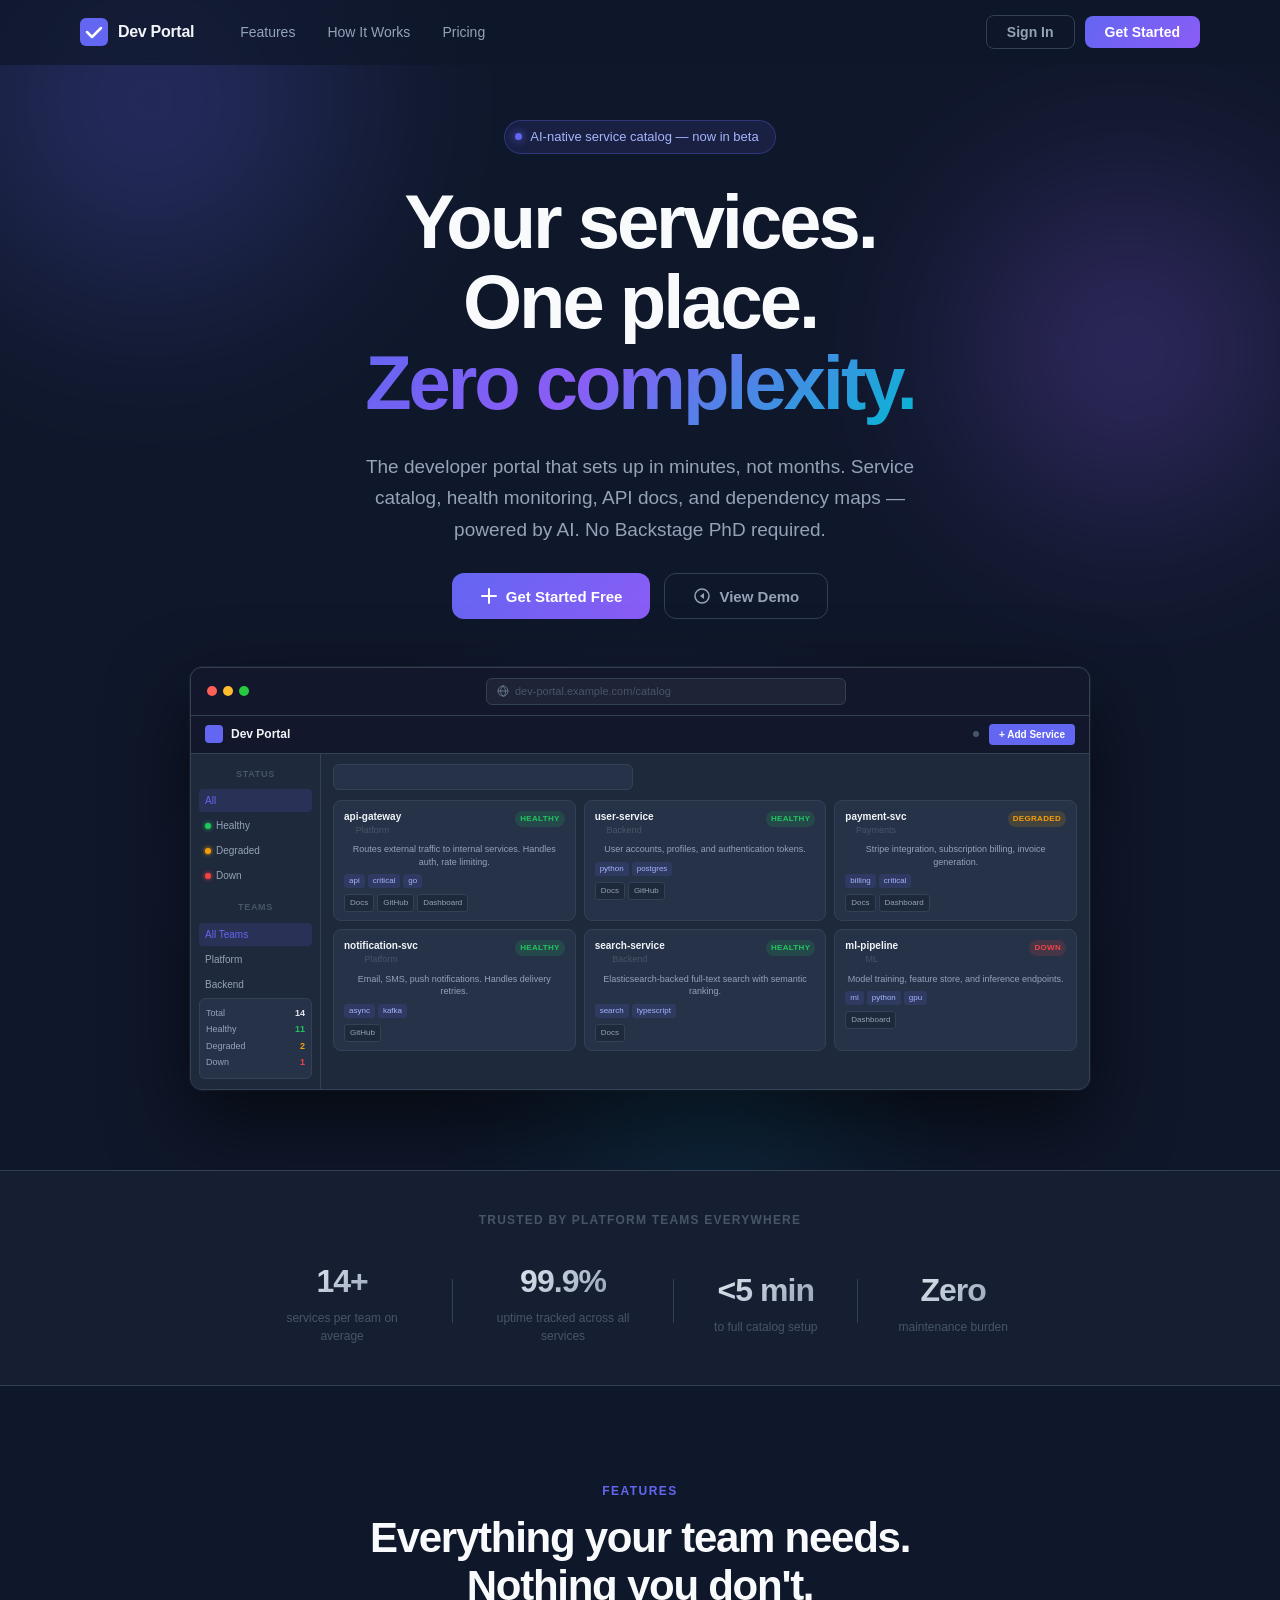
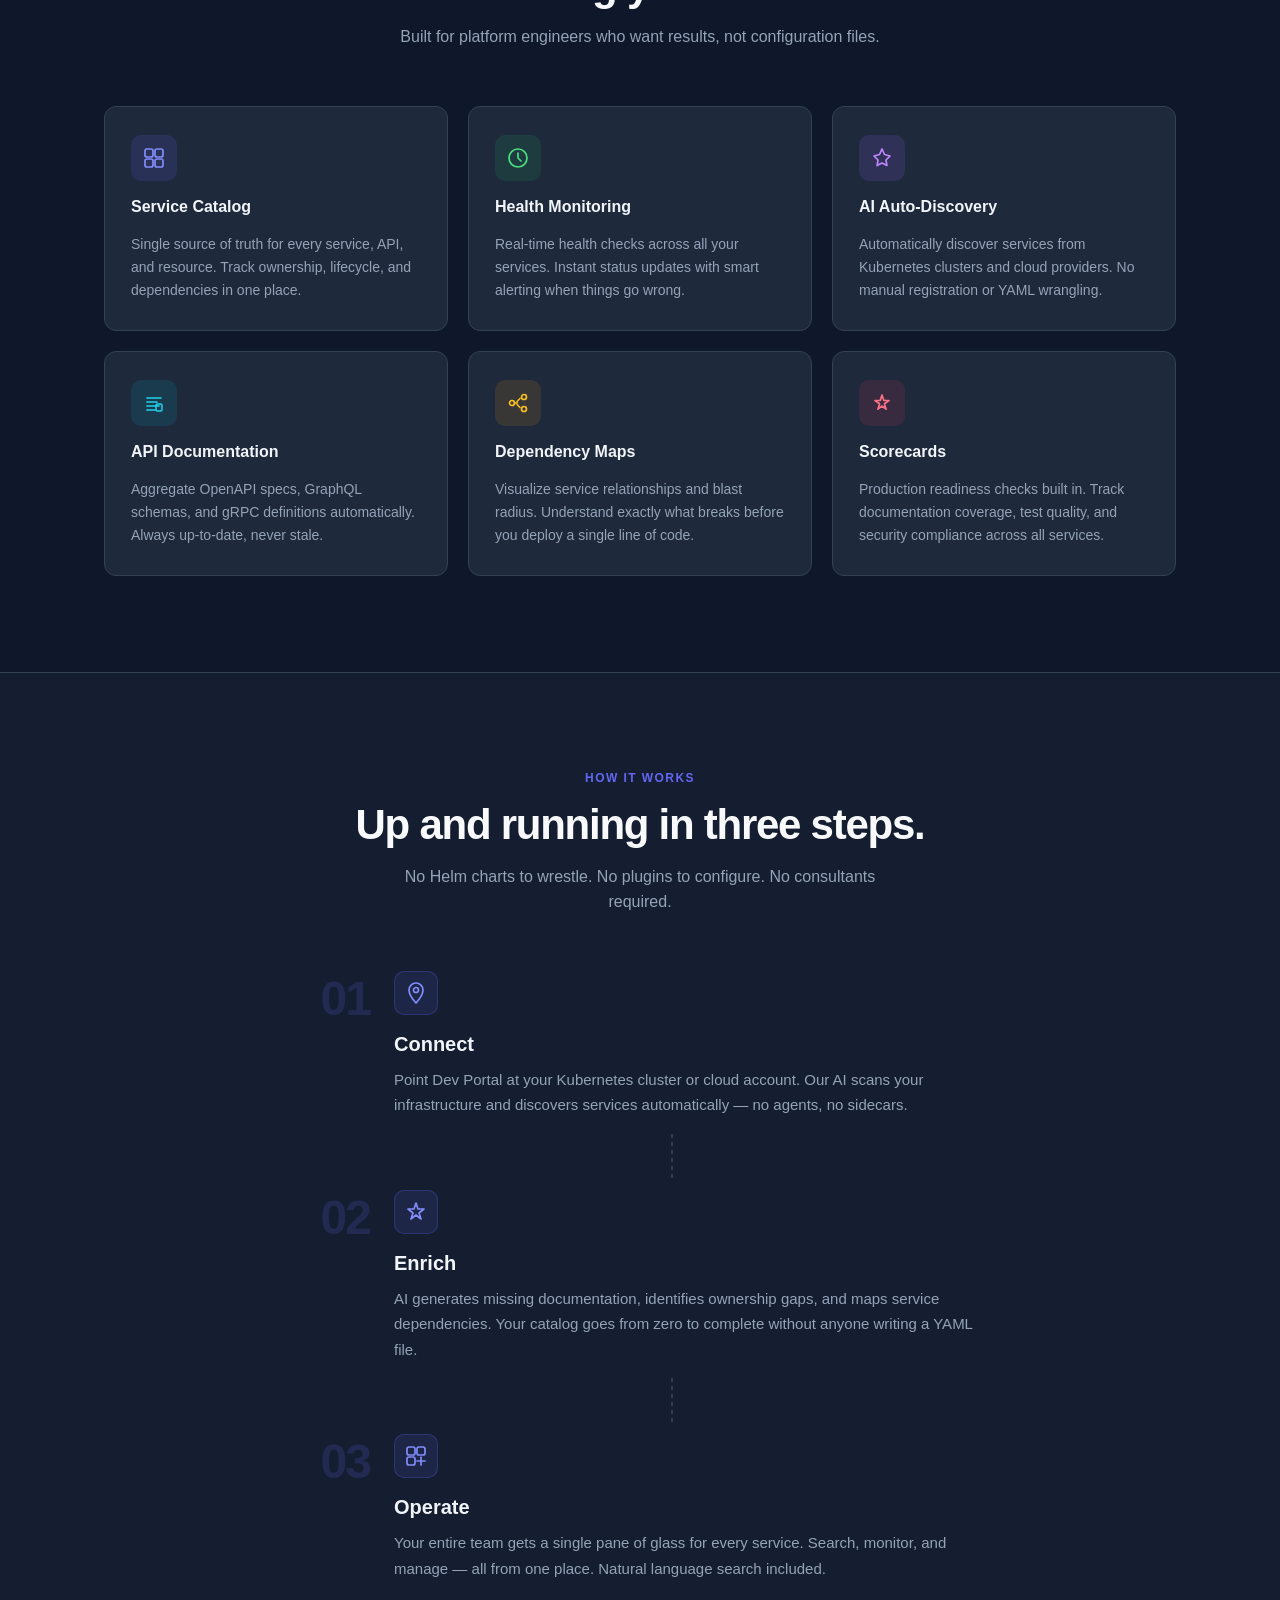
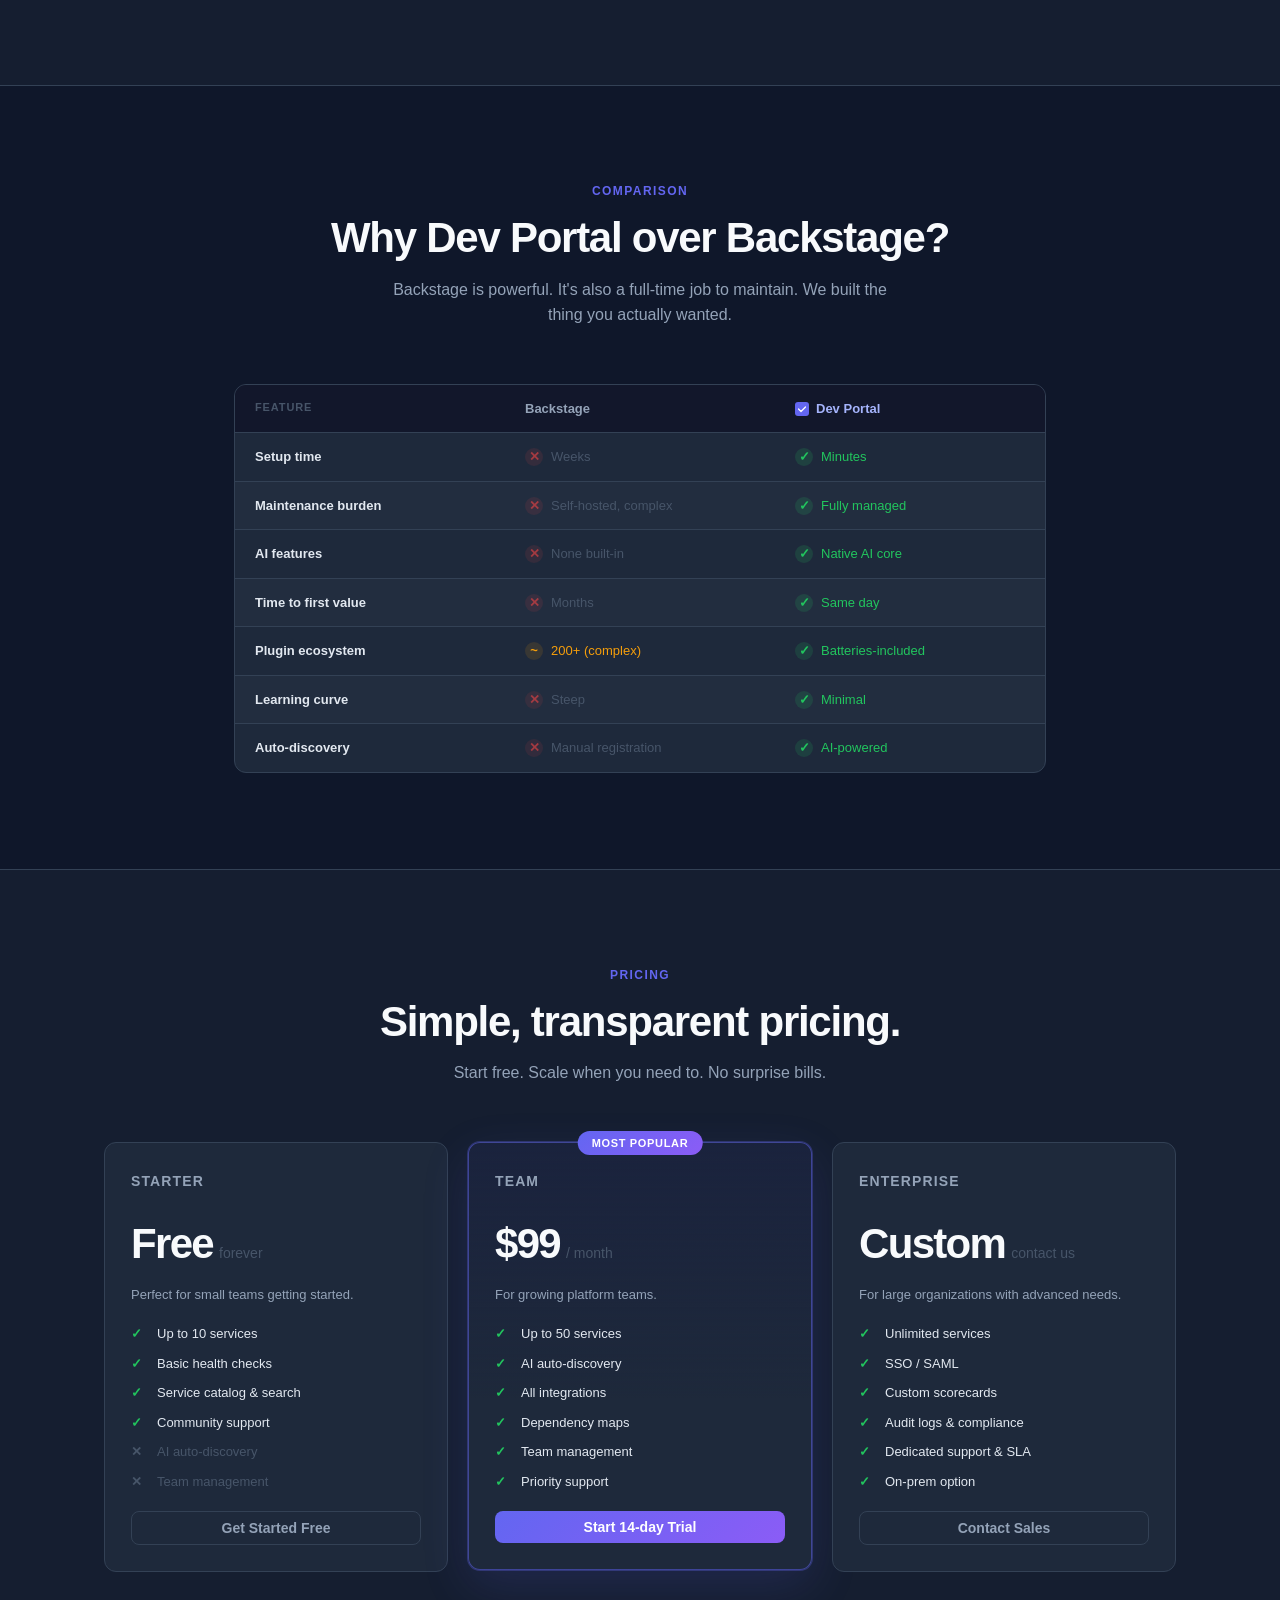
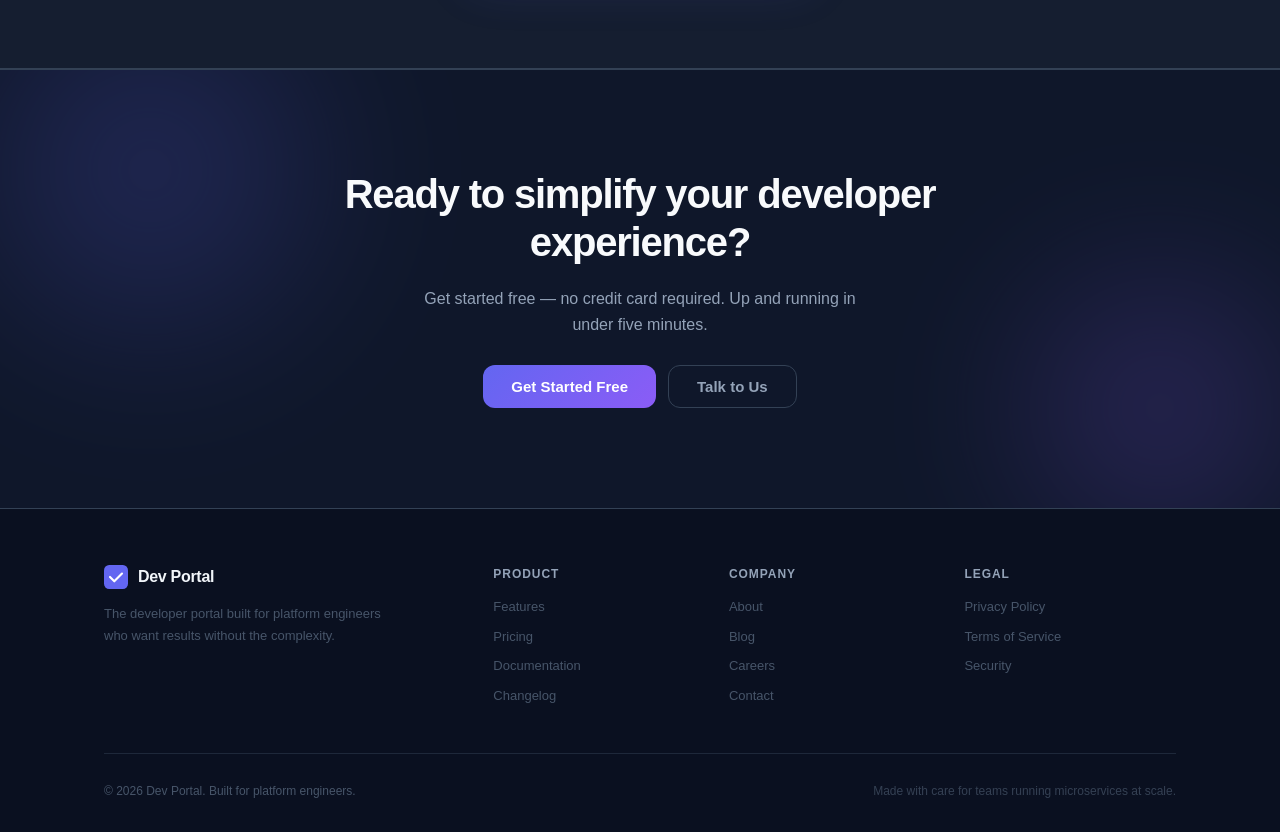
<file: frontend/index.html>
<!DOCTYPE html>
<html lang="en">
<head>
  <meta charset="UTF-8" />
  <meta name="viewport" content="width=device-width, initial-scale=1.0" />
  <title>Dev Portal — The Developer Portal That Sets Up in Minutes</title>
  <meta name="description" content="Service catalog, health monitoring, API docs, and dependency maps — powered by AI. The Backstage alternative that's batteries-included and fully hosted." />
  <link rel="stylesheet" href="style.css?v=1.1.0" />
</head>
<body class="landing-body">

  <!-- ======= LANDING NAV ======= -->
  <header class="landing-nav" id="landingNav">
    <div class="landing-nav-inner">
      <a href="/" class="landing-nav-brand" aria-label="Dev Portal home">
        <svg width="28" height="28" viewBox="0 0 28 28" fill="none" xmlns="http://www.w3.org/2000/svg" aria-hidden="true">
          <rect width="28" height="28" rx="6" fill="#6366f1"/>
          <path d="M7 14l5 5 9-9" stroke="#fff" stroke-width="2.5" stroke-linecap="round" stroke-linejoin="round"/>
        </svg>
        <span class="landing-brand-name">Dev Portal</span>
      </a>

      <nav class="landing-nav-links" id="landingNavLinks" aria-label="Main navigation">
        <a href="#features" class="landing-nav-link">Features</a>
        <a href="#how-it-works" class="landing-nav-link">How It Works</a>
        <a href="#pricing" class="landing-nav-link">Pricing</a>
      </nav>

      <div class="landing-nav-actions">
        <a href="/login" class="landing-btn landing-btn-ghost">Sign In</a>
        <a href="/login" class="landing-btn landing-btn-primary">Get Started</a>
      </div>

      <button class="landing-nav-hamburger" id="navHamburger" aria-label="Toggle menu" aria-expanded="false">
        <span></span><span></span><span></span>
      </button>
    </div>
  </header>

  <!-- ======= HERO ======= -->
  <section class="landing-hero">
    <div class="landing-hero-bg" aria-hidden="true">
      <div class="landing-hero-orb landing-hero-orb-1"></div>
      <div class="landing-hero-orb landing-hero-orb-2"></div>
      <div class="landing-hero-orb landing-hero-orb-3"></div>
    </div>

    <div class="landing-container landing-hero-content">
      <div class="landing-hero-badge">
        <span class="landing-badge-dot"></span>
        <span>AI-native service catalog — now in beta</span>
      </div>

      <h1 class="landing-hero-heading">
        Your services.<br />
        One place.<br />
        <span class="landing-heading-gradient">Zero complexity.</span>
      </h1>

      <p class="landing-hero-subtext">
        The developer portal that sets up in minutes, not months. Service catalog, health monitoring,
        API docs, and dependency maps — powered by AI. No Backstage PhD required.
      </p>

      <div class="landing-hero-ctas">
        <a href="/login" class="landing-btn landing-btn-primary landing-btn-lg">
          <svg width="18" height="18" viewBox="0 0 18 18" fill="none" aria-hidden="true">
            <path d="M9 2v14M2 9h14" stroke="currentColor" stroke-width="2" stroke-linecap="round"/>
          </svg>
          Get Started Free
        </a>
        <a href="#features" class="landing-btn landing-btn-ghost landing-btn-lg">
          <svg width="18" height="18" viewBox="0 0 18 18" fill="none" aria-hidden="true">
            <circle cx="9" cy="9" r="7" stroke="currentColor" stroke-width="1.5"/>
            <path d="M7 9l4-3v6L7 9z" fill="currentColor"/>
          </svg>
          View Demo
        </a>
      </div>

      <!-- MOCKUP BROWSER WINDOW -->
      <div class="landing-mockup-wrap">
        <div class="landing-mockup-glow" aria-hidden="true"></div>
        <div class="landing-browser">
          <div class="landing-browser-chrome">
            <div class="landing-browser-dots" aria-hidden="true">
              <span class="browser-dot browser-dot-red"></span>
              <span class="browser-dot browser-dot-amber"></span>
              <span class="browser-dot browser-dot-green"></span>
            </div>
            <div class="landing-browser-url">
              <svg width="12" height="12" viewBox="0 0 12 12" fill="none" aria-hidden="true">
                <path d="M6 1a5 5 0 100 10A5 5 0 006 1zM1 6h10M6 1c-1.5 2-2.5 3.2-2.5 5s1 3 2.5 5M6 1c1.5 2 2.5 3.2 2.5 5S7.5 14 6 11" stroke="#64748b" stroke-width="1" stroke-linecap="round"/>
              </svg>
              dev-portal.example.com/catalog
            </div>
          </div>
          <div class="landing-browser-body">
            <!-- Fake topnav -->
            <div class="mock-topnav">
              <div class="mock-topnav-brand">
                <span class="mock-logo-sq"></span>
                <span class="mock-brand-label">Dev Portal</span>
              </div>
              <div class="mock-topnav-right">
                <span class="mock-refresh-dot"></span>
                <span class="mock-btn-sm">+ Add Service</span>
              </div>
            </div>
            <!-- Fake layout -->
            <div class="mock-layout">
              <!-- Fake sidebar -->
              <div class="mock-sidebar">
                <div class="mock-sidebar-heading">STATUS</div>
                <div class="mock-filter mock-filter-active">All</div>
                <div class="mock-filter"><span class="mock-dot mock-dot-green"></span> Healthy</div>
                <div class="mock-filter"><span class="mock-dot mock-dot-amber"></span> Degraded</div>
                <div class="mock-filter"><span class="mock-dot mock-dot-red"></span> Down</div>
                <div class="mock-sidebar-heading" style="margin-top:12px;">TEAMS</div>
                <div class="mock-filter mock-filter-active">All Teams</div>
                <div class="mock-filter">Platform</div>
                <div class="mock-filter">Backend</div>
                <div class="mock-stats">
                  <div class="mock-stat-row"><span>Total</span><span class="mock-stat-val">14</span></div>
                  <div class="mock-stat-row"><span>Healthy</span><span class="mock-stat-val mock-stat-green">11</span></div>
                  <div class="mock-stat-row"><span>Degraded</span><span class="mock-stat-val mock-stat-amber">2</span></div>
                  <div class="mock-stat-row"><span>Down</span><span class="mock-stat-val mock-stat-red">1</span></div>
                </div>
              </div>
              <!-- Fake cards area -->
              <div class="mock-content">
                <div class="mock-search-bar"></div>
                <div class="mock-cards-grid">

                  <div class="mock-card">
                    <div class="mock-card-header">
                      <div>
                        <div class="mock-card-name">api-gateway</div>
                        <div class="mock-card-team">Platform</div>
                      </div>
                      <span class="mock-badge mock-badge-healthy">Healthy</span>
                    </div>
                    <div class="mock-card-desc">Routes external traffic to internal services. Handles auth, rate limiting.</div>
                    <div class="mock-card-tags">
                      <span class="mock-tag">api</span>
                      <span class="mock-tag">critical</span>
                      <span class="mock-tag">go</span>
                    </div>
                    <div class="mock-card-links">
                      <span class="mock-link-btn">Docs</span>
                      <span class="mock-link-btn">GitHub</span>
                      <span class="mock-link-btn">Dashboard</span>
                    </div>
                  </div>

                  <div class="mock-card">
                    <div class="mock-card-header">
                      <div>
                        <div class="mock-card-name">user-service</div>
                        <div class="mock-card-team">Backend</div>
                      </div>
                      <span class="mock-badge mock-badge-healthy">Healthy</span>
                    </div>
                    <div class="mock-card-desc">User accounts, profiles, and authentication tokens.</div>
                    <div class="mock-card-tags">
                      <span class="mock-tag">python</span>
                      <span class="mock-tag">postgres</span>
                    </div>
                    <div class="mock-card-links">
                      <span class="mock-link-btn">Docs</span>
                      <span class="mock-link-btn">GitHub</span>
                    </div>
                  </div>

                  <div class="mock-card">
                    <div class="mock-card-header">
                      <div>
                        <div class="mock-card-name">payment-svc</div>
                        <div class="mock-card-team">Payments</div>
                      </div>
                      <span class="mock-badge mock-badge-degraded">Degraded</span>
                    </div>
                    <div class="mock-card-desc">Stripe integration, subscription billing, invoice generation.</div>
                    <div class="mock-card-tags">
                      <span class="mock-tag">billing</span>
                      <span class="mock-tag">critical</span>
                    </div>
                    <div class="mock-card-links">
                      <span class="mock-link-btn">Docs</span>
                      <span class="mock-link-btn">Dashboard</span>
                    </div>
                  </div>

                  <div class="mock-card">
                    <div class="mock-card-header">
                      <div>
                        <div class="mock-card-name">notification-svc</div>
                        <div class="mock-card-team">Platform</div>
                      </div>
                      <span class="mock-badge mock-badge-healthy">Healthy</span>
                    </div>
                    <div class="mock-card-desc">Email, SMS, push notifications. Handles delivery retries.</div>
                    <div class="mock-card-tags">
                      <span class="mock-tag">async</span>
                      <span class="mock-tag">kafka</span>
                    </div>
                    <div class="mock-card-links">
                      <span class="mock-link-btn">GitHub</span>
                    </div>
                  </div>

                  <div class="mock-card">
                    <div class="mock-card-header">
                      <div>
                        <div class="mock-card-name">search-service</div>
                        <div class="mock-card-team">Backend</div>
                      </div>
                      <span class="mock-badge mock-badge-healthy">Healthy</span>
                    </div>
                    <div class="mock-card-desc">Elasticsearch-backed full-text search with semantic ranking.</div>
                    <div class="mock-card-tags">
                      <span class="mock-tag">search</span>
                      <span class="mock-tag">typescript</span>
                    </div>
                    <div class="mock-card-links">
                      <span class="mock-link-btn">Docs</span>
                    </div>
                  </div>

                  <div class="mock-card">
                    <div class="mock-card-header">
                      <div>
                        <div class="mock-card-name">ml-pipeline</div>
                        <div class="mock-card-team">ML</div>
                      </div>
                      <span class="mock-badge mock-badge-down">Down</span>
                    </div>
                    <div class="mock-card-desc">Model training, feature store, and inference endpoints.</div>
                    <div class="mock-card-tags">
                      <span class="mock-tag">ml</span>
                      <span class="mock-tag">python</span>
                      <span class="mock-tag">gpu</span>
                    </div>
                    <div class="mock-card-links">
                      <span class="mock-link-btn">Dashboard</span>
                    </div>
                  </div>

                </div>
              </div>
            </div>
          </div>
        </div>
      </div>
    </div>
  </section>

  <!-- ======= STATS BAR ======= -->
  <section class="landing-stats-bar">
    <div class="landing-container">
      <p class="landing-stats-label">Trusted by platform teams everywhere</p>
      <div class="landing-stats-grid">
        <div class="landing-stat">
          <span class="landing-stat-value">14+</span>
          <span class="landing-stat-desc">services per team on average</span>
        </div>
        <div class="landing-stat-divider" aria-hidden="true"></div>
        <div class="landing-stat">
          <span class="landing-stat-value">99.9%</span>
          <span class="landing-stat-desc">uptime tracked across all services</span>
        </div>
        <div class="landing-stat-divider" aria-hidden="true"></div>
        <div class="landing-stat">
          <span class="landing-stat-value">&lt;5 min</span>
          <span class="landing-stat-desc">to full catalog setup</span>
        </div>
        <div class="landing-stat-divider" aria-hidden="true"></div>
        <div class="landing-stat">
          <span class="landing-stat-value">Zero</span>
          <span class="landing-stat-desc">maintenance burden</span>
        </div>
      </div>
    </div>
  </section>

  <!-- ======= FEATURES ======= -->
  <section class="landing-section" id="features">
    <div class="landing-container">
      <div class="landing-section-header reveal">
        <span class="landing-section-eyebrow">Features</span>
        <h2 class="landing-section-heading">Everything your team needs.<br />Nothing you don't.</h2>
        <p class="landing-section-subtext">Built for platform engineers who want results, not configuration files.</p>
      </div>

      <div class="landing-features-grid">

        <div class="landing-feature-card reveal">
          <div class="landing-feature-icon landing-icon-indigo">
            <svg width="22" height="22" viewBox="0 0 22 22" fill="none" aria-hidden="true">
              <rect x="2" y="2" width="8" height="8" rx="2" stroke="currentColor" stroke-width="1.7"/>
              <rect x="12" y="2" width="8" height="8" rx="2" stroke="currentColor" stroke-width="1.7"/>
              <rect x="2" y="12" width="8" height="8" rx="2" stroke="currentColor" stroke-width="1.7"/>
              <rect x="12" y="12" width="8" height="8" rx="2" stroke="currentColor" stroke-width="1.7"/>
            </svg>
          </div>
          <h3 class="landing-feature-title">Service Catalog</h3>
          <p class="landing-feature-desc">Single source of truth for every service, API, and resource. Track ownership, lifecycle, and dependencies in one place.</p>
        </div>

        <div class="landing-feature-card reveal">
          <div class="landing-feature-icon landing-icon-green">
            <svg width="22" height="22" viewBox="0 0 22 22" fill="none" aria-hidden="true">
              <circle cx="11" cy="11" r="9" stroke="currentColor" stroke-width="1.7"/>
              <path d="M11 6v5l3 3" stroke="currentColor" stroke-width="1.7" stroke-linecap="round" stroke-linejoin="round"/>
            </svg>
          </div>
          <h3 class="landing-feature-title">Health Monitoring</h3>
          <p class="landing-feature-desc">Real-time health checks across all your services. Instant status updates with smart alerting when things go wrong.</p>
        </div>

        <div class="landing-feature-card reveal">
          <div class="landing-feature-icon landing-icon-violet">
            <svg width="22" height="22" viewBox="0 0 22 22" fill="none" aria-hidden="true">
              <path d="M11 2l2.5 5.5L19 9l-4 4 .9 5.5L11 16l-4.9 2.5.9-5.5L3 9l5.5-1.5L11 2z" stroke="currentColor" stroke-width="1.7" stroke-linejoin="round"/>
            </svg>
          </div>
          <h3 class="landing-feature-title">AI Auto-Discovery</h3>
          <p class="landing-feature-desc">Automatically discover services from Kubernetes clusters and cloud providers. No manual registration or YAML wrangling.</p>
        </div>

        <div class="landing-feature-card reveal">
          <div class="landing-feature-icon landing-icon-cyan">
            <svg width="22" height="22" viewBox="0 0 22 22" fill="none" aria-hidden="true">
              <path d="M4 6h14M4 10h10M4 14h12M4 18h8" stroke="currentColor" stroke-width="1.7" stroke-linecap="round"/>
              <rect x="13" y="12" width="6" height="7" rx="1.5" stroke="currentColor" stroke-width="1.5"/>
            </svg>
          </div>
          <h3 class="landing-feature-title">API Documentation</h3>
          <p class="landing-feature-desc">Aggregate OpenAPI specs, GraphQL schemas, and gRPC definitions automatically. Always up-to-date, never stale.</p>
        </div>

        <div class="landing-feature-card reveal">
          <div class="landing-feature-icon landing-icon-amber">
            <svg width="22" height="22" viewBox="0 0 22 22" fill="none" aria-hidden="true">
              <circle cx="5" cy="11" r="2.5" stroke="currentColor" stroke-width="1.7"/>
              <circle cx="17" cy="5" r="2.5" stroke="currentColor" stroke-width="1.7"/>
              <circle cx="17" cy="17" r="2.5" stroke="currentColor" stroke-width="1.7"/>
              <path d="M7.5 11h3M13 6.5l-3 3M13 15.5l-3-3" stroke="currentColor" stroke-width="1.5" stroke-linecap="round"/>
            </svg>
          </div>
          <h3 class="landing-feature-title">Dependency Maps</h3>
          <p class="landing-feature-desc">Visualize service relationships and blast radius. Understand exactly what breaks before you deploy a single line of code.</p>
        </div>

        <div class="landing-feature-card reveal">
          <div class="landing-feature-icon landing-icon-rose">
            <svg width="22" height="22" viewBox="0 0 22 22" fill="none" aria-hidden="true">
              <path d="M11 3l1.8 5.5H18l-4.6 3.3 1.7 5.4L11 14l-4.1 3.2 1.7-5.4L4 8.5h5.2L11 3z" stroke="currentColor" stroke-width="1.7" stroke-linejoin="round"/>
            </svg>
          </div>
          <h3 class="landing-feature-title">Scorecards</h3>
          <p class="landing-feature-desc">Production readiness checks built in. Track documentation coverage, test quality, and security compliance across all services.</p>
        </div>

      </div>
    </div>
  </section>

  <!-- ======= HOW IT WORKS ======= -->
  <section class="landing-section landing-section-alt" id="how-it-works">
    <div class="landing-container">
      <div class="landing-section-header reveal">
        <span class="landing-section-eyebrow">How It Works</span>
        <h2 class="landing-section-heading">Up and running in three steps.</h2>
        <p class="landing-section-subtext">No Helm charts to wrestle. No plugins to configure. No consultants required.</p>
      </div>

      <div class="landing-steps">

        <div class="landing-step reveal">
          <div class="landing-step-number">01</div>
          <div class="landing-step-content">
            <div class="landing-step-icon">
              <svg width="24" height="24" viewBox="0 0 24 24" fill="none" aria-hidden="true">
                <path d="M12 2C8.13 2 5 5.13 5 9c0 5.25 7 13 7 13s7-7.75 7-13c0-3.87-3.13-7-7-7z" stroke="currentColor" stroke-width="1.7"/>
                <circle cx="12" cy="9" r="2.5" stroke="currentColor" stroke-width="1.7"/>
              </svg>
            </div>
            <h3 class="landing-step-title">Connect</h3>
            <p class="landing-step-desc">Point Dev Portal at your Kubernetes cluster or cloud account. Our AI scans your infrastructure and discovers services automatically — no agents, no sidecars.</p>
          </div>
        </div>

        <div class="landing-step-connector" aria-hidden="true">
          <svg width="2" height="48" viewBox="0 0 2 48" fill="none">
            <line x1="1" y1="0" x2="1" y2="48" stroke="#334155" stroke-width="2" stroke-dasharray="4 4"/>
          </svg>
        </div>

        <div class="landing-step reveal">
          <div class="landing-step-number">02</div>
          <div class="landing-step-content">
            <div class="landing-step-icon">
              <svg width="24" height="24" viewBox="0 0 24 24" fill="none" aria-hidden="true">
                <path d="M12 3l2 6h6l-5 4 2 6-5-4-5 4 2-6-5-4h6l2-6z" stroke="currentColor" stroke-width="1.7" stroke-linejoin="round"/>
              </svg>
            </div>
            <h3 class="landing-step-title">Enrich</h3>
            <p class="landing-step-desc">AI generates missing documentation, identifies ownership gaps, and maps service dependencies. Your catalog goes from zero to complete without anyone writing a YAML file.</p>
          </div>
        </div>

        <div class="landing-step-connector" aria-hidden="true">
          <svg width="2" height="48" viewBox="0 0 48" fill="none">
            <line x1="1" y1="0" x2="1" y2="48" stroke="#334155" stroke-width="2" stroke-dasharray="4 4"/>
          </svg>
        </div>

        <div class="landing-step reveal">
          <div class="landing-step-number">03</div>
          <div class="landing-step-content">
            <div class="landing-step-icon">
              <svg width="24" height="24" viewBox="0 0 24 24" fill="none" aria-hidden="true">
                <rect x="3" y="3" width="8" height="8" rx="2" stroke="currentColor" stroke-width="1.7"/>
                <rect x="13" y="3" width="8" height="8" rx="2" stroke="currentColor" stroke-width="1.7"/>
                <rect x="3" y="13" width="8" height="8" rx="2" stroke="currentColor" stroke-width="1.7"/>
                <path d="M13 17h8M17 13v8" stroke="currentColor" stroke-width="1.7" stroke-linecap="round"/>
              </svg>
            </div>
            <h3 class="landing-step-title">Operate</h3>
            <p class="landing-step-desc">Your entire team gets a single pane of glass for every service. Search, monitor, and manage — all from one place. Natural language search included.</p>
          </div>
        </div>

      </div>
    </div>
  </section>

  <!-- ======= COMPARISON ======= -->
  <section class="landing-section" id="comparison">
    <div class="landing-container landing-container-narrow">
      <div class="landing-section-header reveal">
        <span class="landing-section-eyebrow">Comparison</span>
        <h2 class="landing-section-heading">Why Dev Portal over Backstage?</h2>
        <p class="landing-section-subtext">Backstage is powerful. It's also a full-time job to maintain. We built the thing you actually wanted.</p>
      </div>

      <div class="landing-comparison-table reveal">
        <div class="landing-comparison-header">
          <div class="landing-comp-col-label">Feature</div>
          <div class="landing-comp-col landing-comp-col-backstage">
            <span class="landing-comp-product-label">Backstage</span>
          </div>
          <div class="landing-comp-col landing-comp-col-devportal">
            <span class="landing-comp-product-label landing-comp-ours">
              <svg width="14" height="14" viewBox="0 0 28 28" fill="none" style="flex-shrink:0" aria-hidden="true">
                <rect width="28" height="28" rx="6" fill="#6366f1"/>
                <path d="M7 14l5 5 9-9" stroke="#fff" stroke-width="2.5" stroke-linecap="round" stroke-linejoin="round"/>
              </svg>
              Dev Portal
            </span>
          </div>
        </div>

        <div class="landing-comparison-row">
          <div class="landing-comp-feature">Setup time</div>
          <div class="landing-comp-cell landing-comp-cell-bad">
            <span class="landing-comp-icon landing-comp-x" aria-label="No">✕</span> Weeks
          </div>
          <div class="landing-comp-cell landing-comp-cell-good">
            <span class="landing-comp-icon landing-comp-check" aria-label="Yes">✓</span> Minutes
          </div>
        </div>

        <div class="landing-comparison-row landing-comparison-row-alt">
          <div class="landing-comp-feature">Maintenance burden</div>
          <div class="landing-comp-cell landing-comp-cell-bad">
            <span class="landing-comp-icon landing-comp-x" aria-label="No">✕</span> Self-hosted, complex
          </div>
          <div class="landing-comp-cell landing-comp-cell-good">
            <span class="landing-comp-icon landing-comp-check" aria-label="Yes">✓</span> Fully managed
          </div>
        </div>

        <div class="landing-comparison-row">
          <div class="landing-comp-feature">AI features</div>
          <div class="landing-comp-cell landing-comp-cell-bad">
            <span class="landing-comp-icon landing-comp-x" aria-label="No">✕</span> None built-in
          </div>
          <div class="landing-comp-cell landing-comp-cell-good">
            <span class="landing-comp-icon landing-comp-check" aria-label="Yes">✓</span> Native AI core
          </div>
        </div>

        <div class="landing-comparison-row landing-comparison-row-alt">
          <div class="landing-comp-feature">Time to first value</div>
          <div class="landing-comp-cell landing-comp-cell-bad">
            <span class="landing-comp-icon landing-comp-x" aria-label="No">✕</span> Months
          </div>
          <div class="landing-comp-cell landing-comp-cell-good">
            <span class="landing-comp-icon landing-comp-check" aria-label="Yes">✓</span> Same day
          </div>
        </div>

        <div class="landing-comparison-row">
          <div class="landing-comp-feature">Plugin ecosystem</div>
          <div class="landing-comp-cell landing-comp-cell-neutral">
            <span class="landing-comp-icon landing-comp-neutral" aria-label="Partial">~</span> 200+ (complex)
          </div>
          <div class="landing-comp-cell landing-comp-cell-good">
            <span class="landing-comp-icon landing-comp-check" aria-label="Yes">✓</span> Batteries-included
          </div>
        </div>

        <div class="landing-comparison-row landing-comparison-row-alt">
          <div class="landing-comp-feature">Learning curve</div>
          <div class="landing-comp-cell landing-comp-cell-bad">
            <span class="landing-comp-icon landing-comp-x" aria-label="No">✕</span> Steep
          </div>
          <div class="landing-comp-cell landing-comp-cell-good">
            <span class="landing-comp-icon landing-comp-check" aria-label="Yes">✓</span> Minimal
          </div>
        </div>

        <div class="landing-comparison-row">
          <div class="landing-comp-feature">Auto-discovery</div>
          <div class="landing-comp-cell landing-comp-cell-bad">
            <span class="landing-comp-icon landing-comp-x" aria-label="No">✕</span> Manual registration
          </div>
          <div class="landing-comp-cell landing-comp-cell-good">
            <span class="landing-comp-icon landing-comp-check" aria-label="Yes">✓</span> AI-powered
          </div>
        </div>

      </div>
    </div>
  </section>

  <!-- ======= PRICING ======= -->
  <section class="landing-section landing-section-alt" id="pricing">
    <div class="landing-container">
      <div class="landing-section-header reveal">
        <span class="landing-section-eyebrow">Pricing</span>
        <h2 class="landing-section-heading">Simple, transparent pricing.</h2>
        <p class="landing-section-subtext">Start free. Scale when you need to. No surprise bills.</p>
      </div>

      <div class="landing-pricing-grid">

        <div class="landing-pricing-card reveal">
          <div class="landing-pricing-tier">Starter</div>
          <div class="landing-pricing-price">
            <span class="landing-price-amount">Free</span>
            <span class="landing-price-period">forever</span>
          </div>
          <p class="landing-pricing-tagline">Perfect for small teams getting started.</p>
          <ul class="landing-pricing-features">
            <li><span class="pricing-check" aria-label="Included">✓</span> Up to 10 services</li>
            <li><span class="pricing-check" aria-label="Included">✓</span> Basic health checks</li>
            <li><span class="pricing-check" aria-label="Included">✓</span> Service catalog &amp; search</li>
            <li><span class="pricing-check" aria-label="Included">✓</span> Community support</li>
            <li><span class="pricing-x" aria-label="Not included">✕</span> AI auto-discovery</li>
            <li><span class="pricing-x" aria-label="Not included">✕</span> Team management</li>
          </ul>
          <a href="/login" class="landing-btn landing-btn-ghost landing-btn-full">Get Started Free</a>
        </div>

        <div class="landing-pricing-card landing-pricing-card-featured reveal">
          <div class="landing-pricing-popular">Most Popular</div>
          <div class="landing-pricing-tier">Team</div>
          <div class="landing-pricing-price">
            <span class="landing-price-amount">$99</span>
            <span class="landing-price-period">/ month</span>
          </div>
          <p class="landing-pricing-tagline">For growing platform teams.</p>
          <ul class="landing-pricing-features">
            <li><span class="pricing-check" aria-label="Included">✓</span> Up to 50 services</li>
            <li><span class="pricing-check" aria-label="Included">✓</span> AI auto-discovery</li>
            <li><span class="pricing-check" aria-label="Included">✓</span> All integrations</li>
            <li><span class="pricing-check" aria-label="Included">✓</span> Dependency maps</li>
            <li><span class="pricing-check" aria-label="Included">✓</span> Team management</li>
            <li><span class="pricing-check" aria-label="Included">✓</span> Priority support</li>
          </ul>
          <a href="/login" class="landing-btn landing-btn-primary landing-btn-full">Start 14-day Trial</a>
        </div>

        <div class="landing-pricing-card reveal">
          <div class="landing-pricing-tier">Enterprise</div>
          <div class="landing-pricing-price">
            <span class="landing-price-amount">Custom</span>
            <span class="landing-price-period">contact us</span>
          </div>
          <p class="landing-pricing-tagline">For large organizations with advanced needs.</p>
          <ul class="landing-pricing-features">
            <li><span class="pricing-check" aria-label="Included">✓</span> Unlimited services</li>
            <li><span class="pricing-check" aria-label="Included">✓</span> SSO / SAML</li>
            <li><span class="pricing-check" aria-label="Included">✓</span> Custom scorecards</li>
            <li><span class="pricing-check" aria-label="Included">✓</span> Audit logs &amp; compliance</li>
            <li><span class="pricing-check" aria-label="Included">✓</span> Dedicated support &amp; SLA</li>
            <li><span class="pricing-check" aria-label="Included">✓</span> On-prem option</li>
          </ul>
          <a href="mailto:hello@devportal.io" class="landing-btn landing-btn-ghost landing-btn-full">Contact Sales</a>
        </div>

      </div>
    </div>
  </section>

  <!-- ======= FINAL CTA ======= -->
  <section class="landing-cta-section">
    <div class="landing-cta-bg" aria-hidden="true">
      <div class="landing-cta-orb landing-cta-orb-1"></div>
      <div class="landing-cta-orb landing-cta-orb-2"></div>
    </div>
    <div class="landing-container landing-cta-content reveal">
      <h2 class="landing-cta-heading">Ready to simplify your developer experience?</h2>
      <p class="landing-cta-subtext">Get started free — no credit card required. Up and running in under five minutes.</p>
      <div class="landing-cta-actions">
        <a href="/login" class="landing-btn landing-btn-primary landing-btn-lg">
          Get Started Free
        </a>
        <a href="mailto:hello@devportal.io" class="landing-btn landing-btn-ghost landing-btn-lg">
          Talk to Us
        </a>
      </div>
    </div>
  </section>

  <!-- ======= FOOTER ======= -->
  <footer class="landing-footer">
    <div class="landing-container">
      <div class="landing-footer-top">
        <div class="landing-footer-brand">
          <a href="/" class="landing-nav-brand" aria-label="Dev Portal home">
            <svg width="24" height="24" viewBox="0 0 28 28" fill="none" xmlns="http://www.w3.org/2000/svg" aria-hidden="true">
              <rect width="28" height="28" rx="6" fill="#6366f1"/>
              <path d="M7 14l5 5 9-9" stroke="#fff" stroke-width="2.5" stroke-linecap="round" stroke-linejoin="round"/>
            </svg>
            <span class="landing-brand-name">Dev Portal</span>
          </a>
          <p class="landing-footer-tagline">The developer portal built for platform engineers who want results without the complexity.</p>
        </div>

        <div class="landing-footer-links">
          <div class="landing-footer-col">
            <h4 class="landing-footer-col-title">Product</h4>
            <a href="#features" class="landing-footer-link">Features</a>
            <a href="#pricing" class="landing-footer-link">Pricing</a>
            <a href="#" class="landing-footer-link">Documentation</a>
            <a href="#" class="landing-footer-link">Changelog</a>
          </div>
          <div class="landing-footer-col">
            <h4 class="landing-footer-col-title">Company</h4>
            <a href="#" class="landing-footer-link">About</a>
            <a href="#" class="landing-footer-link">Blog</a>
            <a href="#" class="landing-footer-link">Careers</a>
            <a href="#" class="landing-footer-link">Contact</a>
          </div>
          <div class="landing-footer-col">
            <h4 class="landing-footer-col-title">Legal</h4>
            <a href="#" class="landing-footer-link">Privacy Policy</a>
            <a href="#" class="landing-footer-link">Terms of Service</a>
            <a href="#" class="landing-footer-link">Security</a>
          </div>
        </div>
      </div>

      <div class="landing-footer-bottom">
        <p class="landing-footer-copy">&copy; 2026 Dev Portal. Built for platform engineers.</p>
        <p class="landing-footer-made">Made with care for teams running microservices at scale.</p>
      </div>
    </div>
  </footer>

  <script src="landing.js?v=1.0.1"></script>
</body>
</html>
</file>
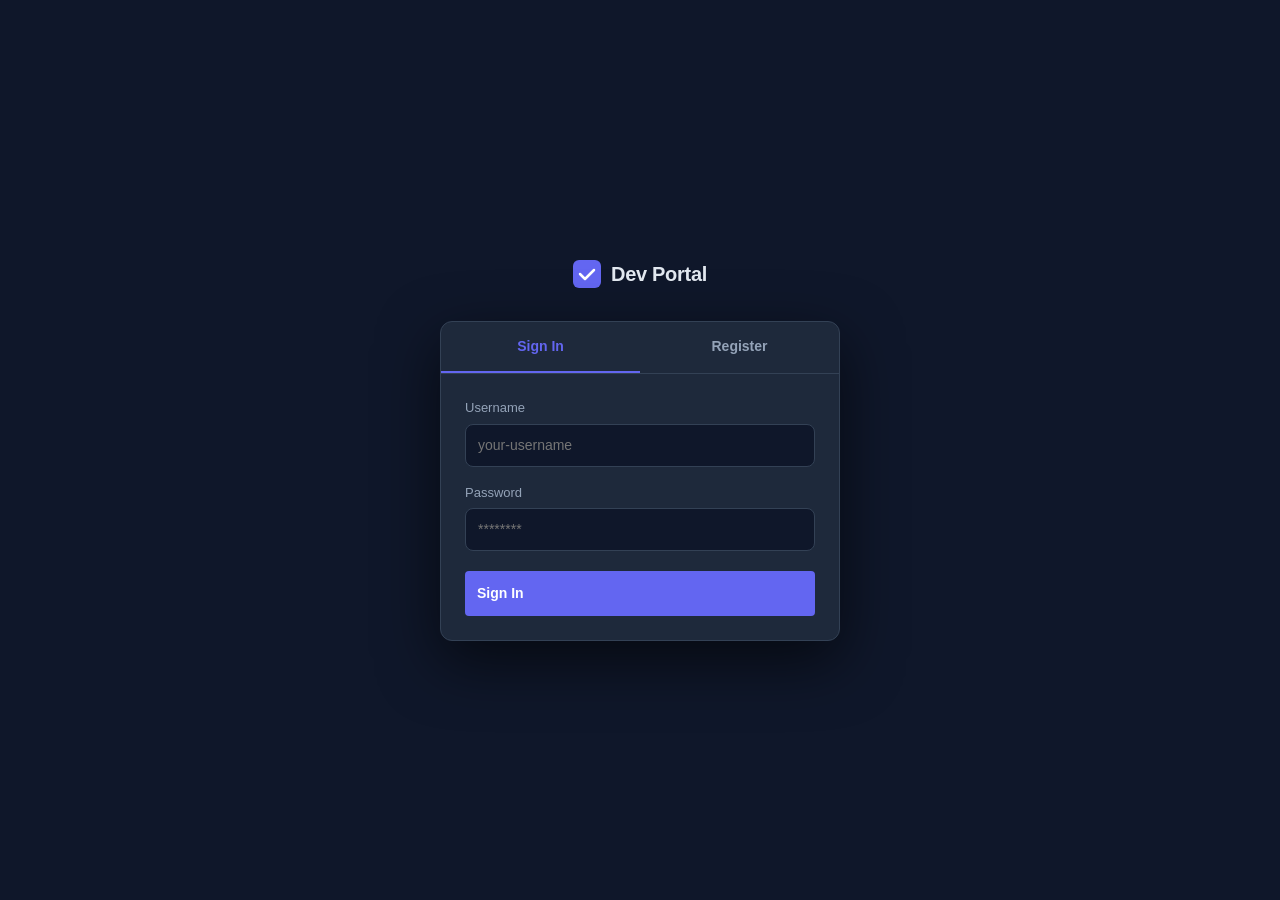
<file: frontend/login.html>
<!DOCTYPE html>
<html lang="en">
<head>
  <meta charset="UTF-8" />
  <meta name="viewport" content="width=device-width, initial-scale=1.0" />
  <title>Sign In — Dev Portal</title>
  <link rel="stylesheet" href="style.css?v=1.1.0" />
</head>
<body>

  <div class="auth-page">
    <a href="/" class="auth-brand">
      <svg width="28" height="28" viewBox="0 0 28 28" fill="none" xmlns="http://www.w3.org/2000/svg" aria-hidden="true">
        <rect width="28" height="28" rx="6" fill="#6366f1"/>
        <path d="M7 14l5 5 9-9" stroke="#fff" stroke-width="2.5" stroke-linecap="round" stroke-linejoin="round"/>
      </svg>
      <span class="auth-brand-name">Dev Portal</span>
    </a>

    <div class="auth-card">
      <div class="auth-tabs">
        <button class="auth-tab active" id="tabLogin">Sign In</button>
        <button class="auth-tab" id="tabRegister">Register</button>
      </div>

      <!-- Sign In Form -->
      <form class="auth-form" id="loginForm">
        <div class="auth-error" id="loginError"></div>
        <div class="form-group">
          <label for="loginUsername">Username</label>
          <input type="text" id="loginUsername" required autocomplete="username" placeholder="your-username" />
        </div>
        <div class="form-group">
          <label for="loginPassword">Password</label>
          <input type="password" id="loginPassword" required autocomplete="current-password" placeholder="********" />
        </div>
        <button type="submit" class="btn btn-primary" id="loginBtn">Sign In</button>
      </form>

      <!-- Register Form -->
      <form class="auth-form" id="registerForm" style="display:none">
        <div class="auth-error" id="registerError"></div>
        <div class="form-group">
          <label for="regUsername">Username</label>
          <input type="text" id="regUsername" required autocomplete="username" placeholder="your-username" minlength="3" />
        </div>
        <div class="form-group">
          <label for="regEmail">Email <span class="hint">(optional)</span></label>
          <input type="email" id="regEmail" autocomplete="email" placeholder="you@example.com" />
        </div>
        <div class="form-group">
          <label for="regPassword">Password</label>
          <input type="password" id="regPassword" required autocomplete="new-password" placeholder="min 8 characters" minlength="8" />
        </div>
        <div class="form-group">
          <label for="regConfirm">Confirm Password</label>
          <input type="password" id="regConfirm" required autocomplete="new-password" placeholder="********" minlength="8" />
        </div>
        <button type="submit" class="btn btn-primary" id="registerBtn">Create Account</button>
      </form>
    </div>
  </div>

  <script src="auth.js?v=1.1.0"></script>
  <script>
  (function () {
    'use strict';

    // Redirect if already logged in
    if (isLoggedIn()) {
      window.location.href = '/catalog';
      return;
    }

    var tabLogin    = document.getElementById('tabLogin');
    var tabRegister = document.getElementById('tabRegister');
    var loginForm   = document.getElementById('loginForm');
    var registerForm = document.getElementById('registerForm');

    function showTab(tab) {
      var isLogin = tab === 'login';
      tabLogin.classList.toggle('active', isLogin);
      tabRegister.classList.toggle('active', !isLogin);
      loginForm.style.display = isLogin ? '' : 'none';
      registerForm.style.display = isLogin ? 'none' : '';
    }

    tabLogin.addEventListener('click', function () { showTab('login'); });
    tabRegister.addEventListener('click', function () { showTab('register'); });

    function showError(id, msg) {
      var el = document.getElementById(id);
      el.textContent = msg;
      el.classList.add('visible');
    }

    function clearErrors() {
      document.querySelectorAll('.auth-error').forEach(function (el) {
        el.classList.remove('visible');
        el.textContent = '';
      });
    }

    async function apiPost(path, body) {
      var res = await fetch('/api' + path, {
        method: 'POST',
        headers: { 'Content-Type': 'application/json' },
        body: JSON.stringify(body),
      });
      var data = await res.json();
      if (!res.ok) {
        throw new Error(data.detail || 'Request failed');
      }
      return data;
    }

    loginForm.addEventListener('submit', async function (e) {
      e.preventDefault();
      clearErrors();
      var btn = document.getElementById('loginBtn');
      btn.disabled = true;
      btn.textContent = 'Signing in\u2026';
      try {
        var data = await apiPost('/auth/login', {
          username: document.getElementById('loginUsername').value.trim(),
          password: document.getElementById('loginPassword').value,
        });
        saveAuth(data.token, data.username);
        window.location.href = '/catalog';
      } catch (err) {
        showError('loginError', err.message);
      } finally {
        btn.disabled = false;
        btn.textContent = 'Sign In';
      }
    });

    registerForm.addEventListener('submit', async function (e) {
      e.preventDefault();
      clearErrors();

      var password = document.getElementById('regPassword').value;
      var confirm  = document.getElementById('regConfirm').value;
      if (password !== confirm) {
        showError('registerError', 'Passwords do not match');
        return;
      }

      var btn = document.getElementById('registerBtn');
      btn.disabled = true;
      btn.textContent = 'Creating account\u2026';
      try {
        var data = await apiPost('/auth/register', {
          username: document.getElementById('regUsername').value.trim(),
          email:    document.getElementById('regEmail').value.trim() || null,
          password: password,
        });
        saveAuth(data.token, data.username);
        window.location.href = '/catalog';
      } catch (err) {
        showError('registerError', err.message);
      } finally {
        btn.disabled = false;
        btn.textContent = 'Create Account';
      }
    });
  })();
  </script>

</body>
</html>
</file>
<file: frontend/style.css>
/* =============================================
   Dev Portal — style.css  v1.0.0
   ============================================= */

/* ---- Reset & base ---- */
*, *::before, *::after { box-sizing: border-box; margin: 0; padding: 0; }

:root {
  --color-bg:           #0f172a;
  --color-surface:      #1e293b;
  --color-surface-2:    #263248;
  --color-border:       #334155;
  --color-text:         #e2e8f0;
  --color-text-muted:   #94a3b8;
  --color-text-faint:   #475569;
  --color-primary:      #6366f1;
  --color-primary-hover:#4f46e5;
  --color-danger:       #ef4444;
  --color-danger-hover: #dc2626;

  --color-healthy:      #22c55e;
  --color-degraded:     #f59e0b;
  --color-down:         #ef4444;
  --color-unknown:      #64748b;

  --radius-sm:  4px;
  --radius:     8px;
  --radius-lg:  12px;
  --shadow-card: 0 1px 3px rgba(0,0,0,0.4), 0 1px 2px rgba(0,0,0,0.3);
  --shadow-modal: 0 20px 60px rgba(0,0,0,0.6);
  --transition: 150ms ease;

  --topnav-h: 56px;
  --sidebar-w: 220px;
}

html, body {
  height: 100%;
  background: var(--color-bg);
  color: var(--color-text);
  font-family: -apple-system, BlinkMacSystemFont, "Segoe UI", Roboto, "Helvetica Neue", Arial, sans-serif;
  font-size: 14px;
  line-height: 1.5;
  -webkit-font-smoothing: antialiased;
}

a { color: var(--color-primary); text-decoration: none; }
a:hover { text-decoration: underline; }
button { cursor: pointer; font: inherit; border: none; background: none; }
input, textarea, select {
  font: inherit;
  background: var(--color-surface-2);
  color: var(--color-text);
  border: 1px solid var(--color-border);
  border-radius: var(--radius-sm);
  padding: 7px 10px;
  width: 100%;
  outline: none;
  transition: border-color var(--transition);
}
input:focus, textarea:focus, select:focus {
  border-color: var(--color-primary);
  box-shadow: 0 0 0 3px rgba(99,102,241,0.2);
}
textarea { resize: vertical; }
select { appearance: none; background-image: url("data:image/svg+xml,%3Csvg xmlns='http://www.w3.org/2000/svg' width='12' height='8' viewBox='0 0 12 8'%3E%3Cpath d='M1 1l5 5 5-5' stroke='%2394a3b8' stroke-width='1.5' fill='none' stroke-linecap='round'/%3E%3C/svg%3E"); background-repeat: no-repeat; background-position: right 10px center; padding-right: 28px; }

/* ===================== TOP NAV ===================== */
.topnav {
  position: fixed;
  top: 0; left: 0; right: 0;
  height: var(--topnav-h);
  background: #12172b;
  border-bottom: 1px solid var(--color-border);
  display: flex;
  align-items: center;
  padding: 0 24px;
  gap: 24px;
  z-index: 100;
  backdrop-filter: blur(8px);
}

.topnav-brand { display: flex; align-items: center; gap: 10px; flex-shrink: 0; }
.brand-name { font-size: 16px; font-weight: 700; letter-spacing: -0.3px; color: #f1f5f9; }

.topnav-links { display: flex; gap: 4px; flex: 1; }
.nav-link {
  padding: 6px 12px;
  border-radius: var(--radius-sm);
  color: var(--color-text-muted);
  font-weight: 500;
  transition: color var(--transition), background var(--transition);
}
.nav-link:hover, .nav-link.active {
  color: var(--color-text);
  background: var(--color-surface);
  text-decoration: none;
}

.topnav-actions { display: flex; align-items: center; gap: 12px; }

.refresh-indicator {
  display: inline-block;
  width: 8px; height: 8px;
  border-radius: 50%;
  background: var(--color-text-faint);
  transition: background 0.5s;
}
.refresh-indicator.refreshing {
  background: var(--color-primary);
  animation: pulse 1s ease infinite;
}
@keyframes pulse { 0%,100% { opacity:1; } 50% { opacity:0.4; } }

/* ===================== BUTTONS ===================== */
.btn {
  display: inline-flex;
  align-items: center;
  gap: 6px;
  padding: 7px 16px;
  border-radius: var(--radius-sm);
  font-weight: 500;
  font-size: 13px;
  transition: background var(--transition), opacity var(--transition);
  white-space: nowrap;
}
.btn-primary {
  background: var(--color-primary);
  color: #fff;
}
.btn-primary:hover { background: var(--color-primary-hover); }
.btn-danger {
  background: var(--color-danger);
  color: #fff;
}
.btn-danger:hover { background: var(--color-danger-hover); }
.btn-ghost {
  background: var(--color-surface-2);
  color: var(--color-text-muted);
  border: 1px solid var(--color-border);
}
.btn-ghost:hover { background: var(--color-surface); color: var(--color-text); }
.btn:disabled { opacity: 0.5; cursor: not-allowed; }

/* ===================== LAYOUT ===================== */
.main-layout {
  display: flex;
  margin-top: var(--topnav-h);
  min-height: calc(100vh - var(--topnav-h));
}

/* ===================== SIDEBAR ===================== */
.sidebar {
  width: var(--sidebar-w);
  flex-shrink: 0;
  background: var(--color-surface);
  border-right: 1px solid var(--color-border);
  padding: 20px 14px;
  display: flex;
  flex-direction: column;
  gap: 24px;
  position: sticky;
  top: var(--topnav-h);
  height: calc(100vh - var(--topnav-h));
  overflow-y: auto;
}

.sidebar-heading {
  font-size: 11px;
  font-weight: 600;
  text-transform: uppercase;
  letter-spacing: 0.06em;
  color: var(--color-text-faint);
  margin-bottom: 8px;
}

.filter-group {
  display: flex;
  flex-direction: column;
  gap: 2px;
}

.filter-chip {
  display: flex;
  align-items: center;
  gap: 8px;
  padding: 6px 10px;
  border-radius: var(--radius-sm);
  color: var(--color-text-muted);
  font-size: 13px;
  font-weight: 500;
  transition: background var(--transition), color var(--transition);
  text-align: left;
}
.filter-chip:hover { background: var(--color-surface-2); color: var(--color-text); }
.filter-chip.active { background: rgba(99,102,241,0.15); color: var(--color-primary); }

.dot {
  display: inline-block;
  width: 8px; height: 8px;
  border-radius: 50%;
  flex-shrink: 0;
}
.dot-healthy   { background: var(--color-healthy); box-shadow: 0 0 6px var(--color-healthy); }
.dot-degraded  { background: var(--color-degraded); box-shadow: 0 0 6px var(--color-degraded); }
.dot-down      { background: var(--color-down); box-shadow: 0 0 6px var(--color-down); }
.dot-unknown   { background: var(--color-unknown); }

/* Sidebar stats */
.sidebar-stats {
  margin-top: auto;
  padding: 14px;
  background: var(--color-surface-2);
  border-radius: var(--radius);
  border: 1px solid var(--color-border);
}
.stat-row {
  display: flex;
  justify-content: space-between;
  align-items: center;
  padding: 4px 0;
}
.stat-label { color: var(--color-text-muted); font-size: 12px; }
.stat-value { font-weight: 600; font-size: 13px; }
.healthy-text  { color: var(--color-healthy); }
.degraded-text { color: var(--color-degraded); }
.down-text     { color: var(--color-down); }

/* ===================== CONTENT AREA ===================== */
.content-area {
  flex: 1;
  padding: 24px 28px;
  min-width: 0;
}

.content-header {
  display: flex;
  align-items: center;
  gap: 16px;
  margin-bottom: 24px;
}

.search-wrapper {
  position: relative;
  flex: 1;
  max-width: 480px;
}
.search-icon {
  position: absolute;
  left: 11px; top: 50%;
  transform: translateY(-50%);
  pointer-events: none;
}
.search-input {
  padding-left: 34px;
  height: 38px;
  background: var(--color-surface);
  border-color: var(--color-border);
}

.view-meta {
  font-size: 12px;
  color: var(--color-text-faint);
  white-space: nowrap;
}

/* ===================== CARDS GRID ===================== */
.cards-grid {
  display: grid;
  grid-template-columns: repeat(auto-fill, minmax(300px, 1fr));
  gap: 16px;
}

/* ---- Service card ---- */
.service-card {
  background: var(--color-surface);
  border: 1px solid var(--color-border);
  border-radius: var(--radius-lg);
  padding: 18px 20px;
  display: flex;
  flex-direction: column;
  gap: 10px;
  transition: border-color var(--transition), box-shadow var(--transition), transform var(--transition);
  cursor: pointer;
}
.service-card:hover {
  border-color: var(--color-primary);
  box-shadow: 0 0 0 1px var(--color-primary), var(--shadow-card);
  transform: translateY(-1px);
}

.card-header {
  display: flex;
  align-items: flex-start;
  justify-content: space-between;
  gap: 8px;
}
.card-name {
  font-size: 15px;
  font-weight: 700;
  color: #f1f5f9;
  line-height: 1.3;
}
.card-team {
  font-size: 11px;
  color: var(--color-text-faint);
  margin-top: 2px;
}

.status-badge {
  display: inline-flex;
  align-items: center;
  gap: 5px;
  padding: 3px 9px;
  border-radius: 20px;
  font-size: 11px;
  font-weight: 600;
  text-transform: uppercase;
  letter-spacing: 0.04em;
  flex-shrink: 0;
}
.status-badge.healthy  { background: rgba(34,197,94,0.12);  color: var(--color-healthy); }
.status-badge.degraded { background: rgba(245,158,11,0.12); color: var(--color-degraded); }
.status-badge.down     { background: rgba(239,68,68,0.12);  color: var(--color-down); }
.status-badge.unknown  { background: rgba(100,116,139,0.12);color: var(--color-unknown); }

.card-description {
  font-size: 13px;
  color: var(--color-text-muted);
  line-height: 1.5;
  display: -webkit-box;
  -webkit-line-clamp: 2;
  -webkit-box-orient: vertical;
  overflow: hidden;
}

.card-tags {
  display: flex;
  flex-wrap: wrap;
  gap: 5px;
}
.tag-chip {
  padding: 2px 8px;
  background: rgba(99,102,241,0.12);
  color: #a5b4fc;
  border-radius: 3px;
  font-size: 11px;
  font-weight: 500;
  cursor: pointer;
  transition: background var(--transition);
  border: none;
  font-family: inherit;
}
.tag-chip:hover { background: rgba(99,102,241,0.25); }

.card-links {
  display: flex;
  gap: 6px;
  flex-wrap: wrap;
}
.card-link-btn {
  display: inline-flex;
  align-items: center;
  gap: 5px;
  padding: 4px 9px;
  background: var(--color-surface-2);
  border: 1px solid var(--color-border);
  border-radius: var(--radius-sm);
  color: var(--color-text-muted);
  font-size: 11px;
  font-weight: 500;
  text-decoration: none;
  transition: color var(--transition), border-color var(--transition), background var(--transition);
}
.card-link-btn:hover {
  color: var(--color-text);
  border-color: var(--color-text-faint);
  background: var(--color-surface);
  text-decoration: none;
}

.card-footer {
  display: flex;
  align-items: center;
  justify-content: space-between;
  margin-top: 2px;
}
.card-checked-at {
  font-size: 11px;
  color: var(--color-text-faint);
}
.card-check-btn {
  padding: 3px 9px;
  font-size: 11px;
  background: var(--color-surface-2);
  border: 1px solid var(--color-border);
  border-radius: var(--radius-sm);
  color: var(--color-text-muted);
  font-weight: 500;
  transition: color var(--transition), border-color var(--transition);
}
.card-check-btn:hover { color: var(--color-primary); border-color: var(--color-primary); }
.card-check-btn:disabled { opacity: 0.4; cursor: not-allowed; }

/* Skeleton */
.card-skeleton {
  background: var(--color-surface);
  border: 1px solid var(--color-border);
  border-radius: var(--radius-lg);
  height: 190px;
  animation: shimmer 1.4s infinite linear;
  background: linear-gradient(90deg, var(--color-surface) 25%, var(--color-surface-2) 50%, var(--color-surface) 75%);
  background-size: 400% 100%;
}
@keyframes shimmer { to { background-position: -400% 0; } }

/* Empty state */
.empty-state {
  display: flex;
  flex-direction: column;
  align-items: center;
  gap: 12px;
  padding: 80px 20px;
  text-align: center;
}
.empty-state h3 { font-size: 17px; color: var(--color-text); }
.empty-state p  { color: var(--color-text-muted); max-width: 340px; }

/* ===================== MODALS ===================== */
.modal-overlay {
  position: fixed;
  inset: 0;
  background: rgba(0,0,0,0.65);
  backdrop-filter: blur(4px);
  display: flex;
  align-items: center;
  justify-content: center;
  z-index: 200;
  padding: 20px;
  animation: fadeIn 0.15s ease;
}
@keyframes fadeIn { from { opacity: 0; } to { opacity: 1; } }

.modal {
  background: var(--color-surface);
  border: 1px solid var(--color-border);
  border-radius: var(--radius-lg);
  width: 100%;
  max-width: 600px;
  max-height: 90vh;
  overflow-y: auto;
  box-shadow: var(--shadow-modal);
  animation: slideUp 0.18s ease;
}
.modal-sm { max-width: 400px; }
@keyframes slideUp { from { transform: translateY(12px); opacity: 0; } to { transform: translateY(0); opacity: 1; } }

.modal-header {
  display: flex;
  align-items: center;
  justify-content: space-between;
  padding: 18px 22px 14px;
  border-bottom: 1px solid var(--color-border);
}
.modal-title { font-size: 16px; font-weight: 700; color: #f1f5f9; }
.modal-close {
  width: 28px; height: 28px;
  border-radius: var(--radius-sm);
  color: var(--color-text-muted);
  font-size: 18px;
  line-height: 1;
  display: flex; align-items: center; justify-content: center;
  transition: background var(--transition), color var(--transition);
}
.modal-close:hover { background: var(--color-surface-2); color: var(--color-text); }

.modal-form, .modal-body { padding: 20px 22px; display: flex; flex-direction: column; gap: 14px; }
.modal-body { padding-top: 16px; }
.modal-body p { color: var(--color-text-muted); }

.modal-footer {
  display: flex;
  align-items: center;
  justify-content: flex-end;
  gap: 8px;
  padding: 14px 22px 18px;
  border-top: 1px solid var(--color-border);
}
/* Push delete button to the left */
.modal-footer .btn-danger:not(.hidden) { margin-right: auto; }

.form-row { display: grid; grid-template-columns: 1fr 1fr; gap: 14px; }
.form-group { display: flex; flex-direction: column; gap: 5px; }
.form-group label { font-size: 12px; font-weight: 600; color: var(--color-text-muted); }
.required { color: var(--color-danger); }
.hint { font-weight: 400; color: var(--color-text-faint); }

/* ===================== TOAST ===================== */
.toast-container {
  position: fixed;
  bottom: 24px; right: 24px;
  display: flex;
  flex-direction: column;
  gap: 8px;
  z-index: 999;
}
.toast {
  display: flex;
  align-items: center;
  gap: 10px;
  padding: 10px 16px;
  border-radius: var(--radius);
  font-size: 13px;
  font-weight: 500;
  min-width: 240px;
  max-width: 360px;
  box-shadow: var(--shadow-modal);
  animation: slideInRight 0.2s ease;
}
@keyframes slideInRight { from { transform: translateX(24px); opacity: 0; } to { transform: translateX(0); opacity: 1; } }
.toast.success { background: #14532d; border: 1px solid #16a34a; color: #86efac; }
.toast.error   { background: #450a0a; border: 1px solid #dc2626; color: #fca5a5; }
.toast.info    { background: #1e1b4b; border: 1px solid #6366f1; color: #a5b4fc; }

/* ===================== UTILITIES ===================== */
.hidden { display: none !important; }

/* ===================== RESPONSIVE ===================== */
@media (max-width: 900px) {
  .sidebar { display: none; }
  .content-area { padding: 16px; }
  .form-row { grid-template-columns: 1fr; }
}
@media (max-width: 600px) {
  .topnav { padding: 0 14px; }
  .cards-grid { grid-template-columns: 1fr; }
  .content-header { flex-direction: column; align-items: stretch; }
  .search-wrapper { max-width: 100%; }
}


/* =======================================================
   LANDING PAGE STYLES  (prefixed .landing-*)
   All sections below are exclusively for index.html.
   Catalog app styles above are untouched.
   ======================================================= */

/* ---- Landing base ---- */
.landing-body {
  background: var(--color-bg);
  color: var(--color-text);
  overflow-x: hidden;
}

/* ---- Layout container ---- */
.landing-container {
  max-width: 1120px;
  margin: 0 auto;
  padding: 0 24px;
}
.landing-container-narrow {
  max-width: 860px;
}

/* ===================== LANDING NAV ===================== */
.landing-nav {
  position: fixed;
  top: 0; left: 0; right: 0;
  z-index: 100;
  padding: 0 24px;
  background: rgba(15, 23, 42, 0.7);
  backdrop-filter: blur(16px);
  -webkit-backdrop-filter: blur(16px);
  border-bottom: 1px solid transparent;
  transition: border-color 0.3s ease, background 0.3s ease, box-shadow 0.3s ease;
}
.landing-nav-scrolled {
  background: rgba(15, 23, 42, 0.92);
  border-bottom-color: var(--color-border);
  box-shadow: 0 1px 24px rgba(0,0,0,0.35);
}
.landing-nav-inner {
  max-width: 1120px;
  margin: 0 auto;
  height: 64px;
  display: flex;
  align-items: center;
  gap: 32px;
}

.landing-nav-brand {
  display: flex;
  align-items: center;
  gap: 10px;
  flex-shrink: 0;
  text-decoration: none;
}
.landing-nav-brand:hover { text-decoration: none; }
.landing-brand-name {
  font-size: 16px;
  font-weight: 700;
  letter-spacing: -0.3px;
  color: #f1f5f9;
}

.landing-nav-links {
  display: flex;
  gap: 4px;
  flex: 1;
}
.landing-nav-link {
  padding: 6px 14px;
  border-radius: var(--radius-sm);
  color: var(--color-text-muted);
  font-weight: 500;
  font-size: 14px;
  text-decoration: none;
  transition: color var(--transition), background var(--transition);
}
.landing-nav-link:hover {
  color: var(--color-text);
  background: rgba(255,255,255,0.06);
  text-decoration: none;
}

.landing-nav-actions {
  display: flex;
  align-items: center;
  gap: 10px;
  flex-shrink: 0;
}

/* Hamburger */
.landing-nav-hamburger {
  display: none;
  flex-direction: column;
  justify-content: center;
  gap: 5px;
  width: 36px; height: 36px;
  padding: 6px;
  border-radius: var(--radius-sm);
  flex-shrink: 0;
  transition: background var(--transition);
}
.landing-nav-hamburger:hover { background: rgba(255,255,255,0.06); }
.landing-nav-hamburger span {
  display: block;
  width: 100%; height: 2px;
  background: var(--color-text-muted);
  border-radius: 2px;
  transition: transform 0.25s ease, opacity 0.25s ease;
  transform-origin: center;
}
.landing-nav-hamburger.is-open span:nth-child(1) { transform: translateY(7px) rotate(45deg); }
.landing-nav-hamburger.is-open span:nth-child(2) { opacity: 0; transform: scaleX(0); }
.landing-nav-hamburger.is-open span:nth-child(3) { transform: translateY(-7px) rotate(-45deg); }

/* ===================== LANDING BUTTONS ===================== */
.landing-btn {
  display: inline-flex;
  align-items: center;
  gap: 8px;
  padding: 9px 20px;
  border-radius: var(--radius);
  font-weight: 600;
  font-size: 14px;
  text-decoration: none;
  transition: background 0.2s ease, color 0.2s ease, border-color 0.2s ease, transform 0.15s ease, box-shadow 0.2s ease;
  cursor: pointer;
  border: none;
  white-space: nowrap;
  line-height: 1;
}
.landing-btn:hover { text-decoration: none; }
.landing-btn:active { transform: translateY(1px); }

.landing-btn-primary {
  background: linear-gradient(135deg, #6366f1 0%, #8b5cf6 100%);
  color: #fff;
  box-shadow: 0 0 0 0 rgba(99,102,241,0);
}
.landing-btn-primary:hover {
  background: linear-gradient(135deg, #4f46e5 0%, #7c3aed 100%);
  box-shadow: 0 4px 24px rgba(99,102,241,0.4);
  color: #fff;
}

.landing-btn-ghost {
  background: transparent;
  color: var(--color-text-muted);
  border: 1px solid var(--color-border);
}
.landing-btn-ghost:hover {
  background: rgba(255,255,255,0.05);
  color: var(--color-text);
  border-color: #4b5563;
}

.landing-btn-lg {
  padding: 13px 28px;
  font-size: 15px;
  border-radius: var(--radius-lg);
}

.landing-btn-full { width: 100%; justify-content: center; }

/* ===================== HERO ===================== */
.landing-hero {
  position: relative;
  min-height: 100vh;
  display: flex;
  align-items: center;
  padding: 120px 0 80px;
  overflow: hidden;
}

/* Animated orb background */
.landing-hero-bg {
  position: absolute;
  inset: 0;
  pointer-events: none;
  overflow: hidden;
}
.landing-hero-orb {
  position: absolute;
  border-radius: 50%;
  filter: blur(80px);
  opacity: 0.35;
  animation: orbFloat 14s ease-in-out infinite;
}
.landing-hero-orb-1 {
  width: 600px; height: 600px;
  background: radial-gradient(circle, #6366f1 0%, transparent 70%);
  top: -200px; left: -150px;
  animation-duration: 16s;
}
.landing-hero-orb-2 {
  width: 500px; height: 500px;
  background: radial-gradient(circle, #8b5cf6 0%, transparent 70%);
  top: 100px; right: -100px;
  animation-duration: 20s;
  animation-delay: -5s;
}
.landing-hero-orb-3 {
  width: 400px; height: 400px;
  background: radial-gradient(circle, #06b6d4 0%, transparent 70%);
  bottom: -100px; left: 40%;
  animation-duration: 18s;
  animation-delay: -9s;
  opacity: 0.2;
}
@keyframes orbFloat {
  0%, 100% { transform: translate(0, 0) scale(1); }
  33%       { transform: translate(30px, -40px) scale(1.05); }
  66%       { transform: translate(-20px, 25px) scale(0.96); }
}

.landing-hero-content {
  position: relative;
  z-index: 1;
  display: flex;
  flex-direction: column;
  align-items: center;
  text-align: center;
  gap: 28px;
  width: 100%;
}

.landing-hero-badge {
  display: inline-flex;
  align-items: center;
  gap: 8px;
  padding: 6px 16px 6px 10px;
  background: rgba(99,102,241,0.12);
  border: 1px solid rgba(99,102,241,0.3);
  border-radius: 100px;
  font-size: 13px;
  font-weight: 500;
  color: #a5b4fc;
}
.landing-badge-dot {
  width: 7px; height: 7px;
  border-radius: 50%;
  background: #6366f1;
  box-shadow: 0 0 8px #6366f1;
  animation: badgePulse 2s ease infinite;
}
@keyframes badgePulse {
  0%, 100% { box-shadow: 0 0 4px #6366f1; }
  50%       { box-shadow: 0 0 12px #6366f1, 0 0 20px rgba(99,102,241,0.4); }
}

.landing-hero-heading {
  font-size: clamp(40px, 7vw, 76px);
  font-weight: 800;
  letter-spacing: -0.04em;
  line-height: 1.06;
  color: #f8fafc;
  max-width: 800px;
}
.landing-heading-gradient {
  background: linear-gradient(135deg, #6366f1 0%, #8b5cf6 40%, #06b6d4 100%);
  -webkit-background-clip: text;
  background-clip: text;
  -webkit-text-fill-color: transparent;
}

.landing-hero-subtext {
  font-size: clamp(15px, 2.2vw, 19px);
  color: var(--color-text-muted);
  max-width: 580px;
  line-height: 1.65;
}

.landing-hero-ctas {
  display: flex;
  gap: 14px;
  flex-wrap: wrap;
  justify-content: center;
}

/* ---- Browser mockup ---- */
.landing-mockup-wrap {
  position: relative;
  width: 100%;
  max-width: 900px;
  margin-top: 20px;
  animation: mockupFloat 6s ease-in-out infinite;
}
@keyframes mockupFloat {
  0%, 100% { transform: translateY(0); }
  50%       { transform: translateY(-10px); }
}

.landing-mockup-glow {
  position: absolute;
  inset: -40px -60px;
  background: radial-gradient(ellipse at 50% 50%, rgba(99,102,241,0.22) 0%, transparent 70%);
  pointer-events: none;
  z-index: 0;
}

.landing-browser {
  position: relative;
  z-index: 1;
  background: var(--color-surface);
  border: 1px solid var(--color-border);
  border-radius: 12px;
  overflow: hidden;
  box-shadow: 0 32px 80px rgba(0,0,0,0.6), 0 0 0 1px rgba(255,255,255,0.06);
}

.landing-browser-chrome {
  display: flex;
  align-items: center;
  gap: 10px;
  padding: 10px 16px;
  background: #12172b;
  border-bottom: 1px solid var(--color-border);
}
.landing-browser-dots { display: flex; gap: 6px; }
.browser-dot {
  width: 10px; height: 10px;
  border-radius: 50%;
}
.browser-dot-red   { background: #ff5f57; }
.browser-dot-amber { background: #febc2e; }
.browser-dot-green { background: #28c840; }

.landing-browser-url {
  display: flex;
  align-items: center;
  gap: 6px;
  flex: 1;
  background: rgba(255,255,255,0.05);
  border: 1px solid var(--color-border);
  border-radius: 6px;
  padding: 4px 10px;
  font-size: 11px;
  color: var(--color-text-faint);
  max-width: 360px;
  margin: 0 auto;
  white-space: nowrap;
  overflow: hidden;
  text-overflow: ellipsis;
}

.landing-browser-body { padding: 0; }

/* ---- Mock app inside browser ---- */
.mock-topnav {
  display: flex;
  align-items: center;
  justify-content: space-between;
  padding: 8px 14px;
  background: #12172b;
  border-bottom: 1px solid var(--color-border);
  gap: 12px;
}
.mock-topnav-brand { display: flex; align-items: center; gap: 8px; }
.mock-logo-sq {
  width: 18px; height: 18px;
  border-radius: 4px;
  background: #6366f1;
  flex-shrink: 0;
}
.mock-brand-label { font-size: 12px; font-weight: 700; color: #f1f5f9; }
.mock-topnav-right { display: flex; align-items: center; gap: 10px; }
.mock-refresh-dot {
  width: 6px; height: 6px;
  border-radius: 50%;
  background: var(--color-text-faint);
}
.mock-btn-sm {
  padding: 3px 10px;
  background: #6366f1;
  color: #fff;
  border-radius: 4px;
  font-size: 10px;
  font-weight: 600;
}

.mock-layout {
  display: flex;
  min-height: 320px;
}
.mock-sidebar {
  width: 130px;
  flex-shrink: 0;
  background: var(--color-surface);
  border-right: 1px solid var(--color-border);
  padding: 10px 8px;
  display: flex;
  flex-direction: column;
  gap: 2px;
}
.mock-sidebar-heading {
  font-size: 9px;
  font-weight: 700;
  text-transform: uppercase;
  letter-spacing: 0.08em;
  color: var(--color-text-faint);
  margin: 4px 4px 6px;
}
.mock-filter {
  display: flex;
  align-items: center;
  gap: 5px;
  padding: 4px 6px;
  border-radius: 4px;
  font-size: 10px;
  color: var(--color-text-muted);
}
.mock-filter-active {
  background: rgba(99,102,241,0.15);
  color: var(--color-primary);
}
.mock-dot {
  width: 6px; height: 6px;
  border-radius: 50%;
  flex-shrink: 0;
}
.mock-dot-green { background: var(--color-healthy); box-shadow: 0 0 4px var(--color-healthy); }
.mock-dot-amber { background: var(--color-degraded); box-shadow: 0 0 4px var(--color-degraded); }
.mock-dot-red   { background: var(--color-down); box-shadow: 0 0 4px var(--color-down); }

.mock-stats {
  margin-top: auto;
  padding: 8px 6px;
  background: var(--color-surface-2);
  border-radius: 6px;
  border: 1px solid var(--color-border);
  display: flex;
  flex-direction: column;
  gap: 3px;
}
.mock-stat-row {
  display: flex;
  justify-content: space-between;
  font-size: 9px;
  color: var(--color-text-muted);
}
.mock-stat-val { font-weight: 700; color: var(--color-text); }
.mock-stat-green { color: var(--color-healthy); }
.mock-stat-amber { color: var(--color-degraded); }
.mock-stat-red   { color: var(--color-down); }

.mock-content {
  flex: 1;
  padding: 10px 12px;
  min-width: 0;
  overflow: hidden;
}
.mock-search-bar {
  height: 26px;
  background: var(--color-surface-2);
  border: 1px solid var(--color-border);
  border-radius: 6px;
  margin-bottom: 10px;
  max-width: 300px;
}

.mock-cards-grid {
  display: grid;
  grid-template-columns: repeat(3, 1fr);
  gap: 8px;
}

.mock-card {
  background: #263248;
  border: 1px solid var(--color-border);
  border-radius: 8px;
  padding: 10px 10px 8px;
  display: flex;
  flex-direction: column;
  gap: 6px;
}
.mock-card-header {
  display: flex;
  align-items: flex-start;
  justify-content: space-between;
  gap: 4px;
}
.mock-card-name { font-size: 10px; font-weight: 700; color: #f1f5f9; line-height: 1.2; }
.mock-card-team { font-size: 9px; color: var(--color-text-faint); margin-top: 1px; }
.mock-card-desc {
  font-size: 9px;
  color: var(--color-text-muted);
  line-height: 1.4;
  display: -webkit-box;
  -webkit-line-clamp: 2;
  -webkit-box-orient: vertical;
  overflow: hidden;
}

.mock-badge {
  padding: 2px 5px;
  border-radius: 10px;
  font-size: 8px;
  font-weight: 700;
  text-transform: uppercase;
  letter-spacing: 0.04em;
  white-space: nowrap;
  flex-shrink: 0;
}
.mock-badge-healthy  { background: rgba(34,197,94,0.15);  color: var(--color-healthy); }
.mock-badge-degraded { background: rgba(245,158,11,0.15); color: var(--color-degraded); }
.mock-badge-down     { background: rgba(239,68,68,0.15);  color: var(--color-down); }

.mock-card-tags { display: flex; gap: 3px; flex-wrap: wrap; }
.mock-tag {
  padding: 1px 5px;
  background: rgba(99,102,241,0.15);
  color: #a5b4fc;
  border-radius: 3px;
  font-size: 8px;
  font-weight: 500;
}

.mock-card-links { display: flex; gap: 3px; flex-wrap: wrap; }
.mock-link-btn {
  padding: 2px 5px;
  background: var(--color-surface);
  border: 1px solid var(--color-border);
  border-radius: 3px;
  font-size: 8px;
  color: var(--color-text-muted);
}

/* ===================== STATS BAR ===================== */
.landing-stats-bar {
  padding: 40px 0;
  border-top: 1px solid var(--color-border);
  border-bottom: 1px solid var(--color-border);
  background: rgba(30, 41, 59, 0.5);
}
.landing-stats-label {
  text-align: center;
  font-size: 12px;
  font-weight: 600;
  text-transform: uppercase;
  letter-spacing: 0.1em;
  color: var(--color-text-faint);
  margin-bottom: 28px;
}
.landing-stats-grid {
  display: flex;
  align-items: center;
  justify-content: center;
  gap: 0;
  flex-wrap: wrap;
}
.landing-stat {
  display: flex;
  flex-direction: column;
  align-items: center;
  gap: 4px;
  padding: 0 40px;
}
.landing-stat-value {
  font-size: 32px;
  font-weight: 800;
  letter-spacing: -0.03em;
  background: linear-gradient(135deg, #e2e8f0 0%, #94a3b8 100%);
  -webkit-background-clip: text;
  background-clip: text;
  -webkit-text-fill-color: transparent;
}
.landing-stat-desc {
  font-size: 12px;
  color: var(--color-text-faint);
  text-align: center;
  max-width: 140px;
}
.landing-stat-divider {
  width: 1px;
  height: 44px;
  background: var(--color-border);
  flex-shrink: 0;
}

/* ===================== SECTION SHARED ===================== */
.landing-section {
  padding: 96px 0;
}
.landing-section-alt {
  background: rgba(30, 41, 59, 0.4);
  border-top: 1px solid var(--color-border);
  border-bottom: 1px solid var(--color-border);
}

.landing-section-header {
  text-align: center;
  margin-bottom: 56px;
  display: flex;
  flex-direction: column;
  align-items: center;
  gap: 14px;
}
.landing-section-eyebrow {
  font-size: 12px;
  font-weight: 700;
  text-transform: uppercase;
  letter-spacing: 0.12em;
  color: var(--color-primary);
}
.landing-section-heading {
  font-size: clamp(28px, 4vw, 42px);
  font-weight: 800;
  letter-spacing: -0.03em;
  line-height: 1.15;
  color: #f8fafc;
}
.landing-section-subtext {
  font-size: 16px;
  color: var(--color-text-muted);
  max-width: 500px;
  line-height: 1.6;
}

/* ===================== FEATURES GRID ===================== */
.landing-features-grid {
  display: grid;
  grid-template-columns: repeat(3, 1fr);
  gap: 20px;
}

.landing-feature-card {
  background: var(--color-surface);
  border: 1px solid var(--color-border);
  border-radius: var(--radius-lg);
  padding: 28px 26px;
  display: flex;
  flex-direction: column;
  gap: 14px;
  transition: border-color 0.25s ease, transform 0.25s ease, box-shadow 0.25s ease;
}
.landing-feature-card:hover {
  border-color: rgba(99,102,241,0.5);
  transform: translateY(-4px);
  box-shadow: 0 12px 40px rgba(0,0,0,0.3), 0 0 0 1px rgba(99,102,241,0.2);
}

.landing-feature-icon {
  width: 46px; height: 46px;
  border-radius: 10px;
  display: flex;
  align-items: center;
  justify-content: center;
  flex-shrink: 0;
}
.landing-icon-indigo { background: rgba(99,102,241,0.15); color: #818cf8; }
.landing-icon-green  { background: rgba(34,197,94,0.12);  color: #4ade80; }
.landing-icon-violet { background: rgba(139,92,246,0.15); color: #c084fc; }
.landing-icon-cyan   { background: rgba(6,182,212,0.12);  color: #22d3ee; }
.landing-icon-amber  { background: rgba(245,158,11,0.12); color: #fbbf24; }
.landing-icon-rose   { background: rgba(244,63,94,0.12);  color: #fb7185; }

.landing-feature-title {
  font-size: 16px;
  font-weight: 700;
  color: #f1f5f9;
}
.landing-feature-desc {
  font-size: 14px;
  color: var(--color-text-muted);
  line-height: 1.65;
}

/* ===================== HOW IT WORKS STEPS ===================== */
.landing-steps {
  display: flex;
  flex-direction: column;
  align-items: center;
  gap: 0;
  max-width: 700px;
  margin: 0 auto;
}

.landing-step {
  display: grid;
  grid-template-columns: 80px 1fr;
  gap: 24px;
  width: 100%;
  align-items: start;
}

.landing-step-number {
  font-size: 48px;
  font-weight: 900;
  letter-spacing: -0.04em;
  color: rgba(99,102,241,0.18);
  line-height: 1;
  text-align: right;
  padding-top: 4px;
  font-variant-numeric: tabular-nums;
}

.landing-step-content {
  padding-bottom: 8px;
}

.landing-step-icon {
  width: 44px; height: 44px;
  background: rgba(99,102,241,0.12);
  border: 1px solid rgba(99,102,241,0.25);
  border-radius: 10px;
  display: flex;
  align-items: center;
  justify-content: center;
  color: #818cf8;
  margin-bottom: 14px;
}

.landing-step-title {
  font-size: 20px;
  font-weight: 700;
  color: #f1f5f9;
  margin-bottom: 8px;
}
.landing-step-desc {
  font-size: 15px;
  color: var(--color-text-muted);
  line-height: 1.7;
}

.landing-step-connector {
  display: flex;
  justify-content: center;
  margin-left: 64px;
  width: 100%;
  padding: 8px 0;
}

/* ===================== COMPARISON TABLE ===================== */
.landing-comparison-table {
  background: var(--color-surface);
  border: 1px solid var(--color-border);
  border-radius: var(--radius-lg);
  overflow: hidden;
}

.landing-comparison-header {
  display: grid;
  grid-template-columns: 1fr 1fr 1fr;
  background: #12172b;
  border-bottom: 1px solid var(--color-border);
}
.landing-comp-col-label {
  padding: 14px 20px;
  font-size: 11px;
  font-weight: 700;
  text-transform: uppercase;
  letter-spacing: 0.08em;
  color: var(--color-text-faint);
}
.landing-comp-col {
  padding: 14px 20px;
  display: flex;
  align-items: center;
}
.landing-comp-product-label {
  display: flex;
  align-items: center;
  gap: 7px;
  font-size: 13px;
  font-weight: 700;
  color: var(--color-text-muted);
}
.landing-comp-ours { color: #a5b4fc; }

.landing-comparison-row {
  display: grid;
  grid-template-columns: 1fr 1fr 1fr;
  border-bottom: 1px solid var(--color-border);
}
.landing-comparison-row:last-child { border-bottom: none; }
.landing-comparison-row-alt { background: rgba(255,255,255,0.02); }

.landing-comp-feature {
  padding: 14px 20px;
  font-size: 13px;
  font-weight: 600;
  color: var(--color-text);
  display: flex;
  align-items: center;
}
.landing-comp-cell {
  padding: 14px 20px;
  font-size: 13px;
  display: flex;
  align-items: center;
  gap: 8px;
}
.landing-comp-cell-good    { color: var(--color-healthy); }
.landing-comp-cell-bad     { color: var(--color-text-faint); }
.landing-comp-cell-neutral { color: var(--color-degraded); }

.landing-comp-icon {
  font-size: 13px;
  font-weight: 800;
  flex-shrink: 0;
  width: 18px; height: 18px;
  display: inline-flex;
  align-items: center;
  justify-content: center;
  border-radius: 50%;
}
.landing-comp-check {
  background: rgba(34,197,94,0.15);
  color: var(--color-healthy);
}
.landing-comp-x {
  background: rgba(239,68,68,0.1);
  color: rgba(239,68,68,0.6);
}
.landing-comp-neutral {
  background: rgba(245,158,11,0.12);
  color: var(--color-degraded);
}

/* ===================== PRICING ===================== */
.landing-pricing-grid {
  display: grid;
  grid-template-columns: repeat(3, 1fr);
  gap: 20px;
  align-items: start;
}

.landing-pricing-card {
  position: relative;
  background: var(--color-surface);
  border: 1px solid var(--color-border);
  border-radius: var(--radius-lg);
  padding: 28px 26px 26px;
  display: flex;
  flex-direction: column;
  gap: 20px;
  transition: border-color 0.25s ease, box-shadow 0.25s ease;
}
.landing-pricing-card:hover {
  border-color: rgba(99,102,241,0.35);
}

.landing-pricing-card-featured {
  border-color: rgba(99,102,241,0.5);
  background: linear-gradient(180deg, rgba(99,102,241,0.07) 0%, var(--color-surface) 60%);
  box-shadow: 0 0 0 1px rgba(99,102,241,0.3), 0 16px 48px rgba(99,102,241,0.15);
}

.landing-pricing-popular {
  position: absolute;
  top: -12px;
  left: 50%;
  transform: translateX(-50%);
  background: linear-gradient(135deg, #6366f1, #8b5cf6);
  color: #fff;
  font-size: 11px;
  font-weight: 700;
  letter-spacing: 0.06em;
  text-transform: uppercase;
  padding: 4px 14px;
  border-radius: 100px;
  white-space: nowrap;
}

.landing-pricing-tier {
  font-size: 14px;
  font-weight: 700;
  color: var(--color-text-muted);
  text-transform: uppercase;
  letter-spacing: 0.08em;
}

.landing-pricing-price {
  display: flex;
  align-items: baseline;
  gap: 6px;
}
.landing-price-amount {
  font-size: 42px;
  font-weight: 800;
  letter-spacing: -0.04em;
  color: #f8fafc;
}
.landing-price-period {
  font-size: 14px;
  color: var(--color-text-faint);
}

.landing-pricing-tagline {
  font-size: 13px;
  color: var(--color-text-muted);
  line-height: 1.5;
  margin-top: -10px;
}

.landing-pricing-features {
  list-style: none;
  display: flex;
  flex-direction: column;
  gap: 10px;
  flex: 1;
}
.landing-pricing-features li {
  display: flex;
  align-items: center;
  gap: 10px;
  font-size: 13px;
  color: var(--color-text);
}
.pricing-check {
  color: var(--color-healthy);
  font-weight: 700;
  font-size: 13px;
  flex-shrink: 0;
  width: 16px;
}
.pricing-x {
  color: var(--color-text-faint);
  font-weight: 700;
  font-size: 13px;
  flex-shrink: 0;
  width: 16px;
}
.landing-pricing-features li:has(.pricing-x) {
  color: var(--color-text-faint);
}

/* ===================== CTA SECTION ===================== */
.landing-cta-section {
  position: relative;
  padding: 100px 0;
  overflow: hidden;
  text-align: center;
  border-top: 1px solid var(--color-border);
}
.landing-cta-bg {
  position: absolute;
  inset: 0;
  pointer-events: none;
}
.landing-cta-orb {
  position: absolute;
  border-radius: 50%;
  filter: blur(70px);
  opacity: 0.25;
}
.landing-cta-orb-1 {
  width: 500px; height: 500px;
  background: radial-gradient(circle, #6366f1, transparent 70%);
  top: -150px; left: -100px;
}
.landing-cta-orb-2 {
  width: 400px; height: 400px;
  background: radial-gradient(circle, #8b5cf6, transparent 70%);
  bottom: -100px; right: -80px;
}

.landing-cta-content {
  position: relative;
  z-index: 1;
  display: flex;
  flex-direction: column;
  align-items: center;
  gap: 20px;
}
.landing-cta-heading {
  font-size: clamp(26px, 3.5vw, 40px);
  font-weight: 800;
  letter-spacing: -0.03em;
  color: #f8fafc;
  max-width: 600px;
  line-height: 1.2;
}
.landing-cta-subtext {
  font-size: 16px;
  color: var(--color-text-muted);
  max-width: 440px;
  line-height: 1.6;
}
.landing-cta-actions {
  display: flex;
  gap: 12px;
  flex-wrap: wrap;
  justify-content: center;
  margin-top: 8px;
}

/* ===================== FOOTER ===================== */
.landing-footer {
  background: #0a1020;
  border-top: 1px solid var(--color-border);
  padding: 56px 0 32px;
}
.landing-footer-top {
  display: grid;
  grid-template-columns: 1fr 2fr;
  gap: 48px;
  margin-bottom: 48px;
}
.landing-footer-brand {
  display: flex;
  flex-direction: column;
  gap: 14px;
}
.landing-footer-tagline {
  font-size: 13px;
  color: var(--color-text-faint);
  line-height: 1.65;
  max-width: 280px;
}

.landing-footer-links {
  display: grid;
  grid-template-columns: repeat(3, 1fr);
  gap: 24px;
}
.landing-footer-col {
  display: flex;
  flex-direction: column;
  gap: 10px;
}
.landing-footer-col-title {
  font-size: 12px;
  font-weight: 700;
  text-transform: uppercase;
  letter-spacing: 0.08em;
  color: var(--color-text-muted);
  margin-bottom: 4px;
}
.landing-footer-link {
  font-size: 13px;
  color: var(--color-text-faint);
  text-decoration: none;
  transition: color var(--transition);
}
.landing-footer-link:hover {
  color: var(--color-text-muted);
  text-decoration: none;
}

.landing-footer-bottom {
  display: flex;
  align-items: center;
  justify-content: space-between;
  padding-top: 28px;
  border-top: 1px solid rgba(51,65,85,0.5);
  flex-wrap: wrap;
  gap: 8px;
}
.landing-footer-copy {
  font-size: 12px;
  color: var(--color-text-faint);
}
.landing-footer-made {
  font-size: 12px;
  color: rgba(71,85,105,0.7);
}

/* ===================== SCROLL REVEAL ===================== */
.reveal {
  opacity: 0;
  transform: translateY(28px);
  transition: opacity 0.6s ease, transform 0.6s ease;
}
.reveal.revealed {
  opacity: 1;
  transform: translateY(0);
}

/* ===================== LANDING RESPONSIVE ===================== */
@media (max-width: 1024px) {
  .landing-features-grid { grid-template-columns: repeat(2, 1fr); }
  .landing-pricing-grid  { grid-template-columns: 1fr; max-width: 480px; margin: 0 auto; }
  .landing-comparison-header,
  .landing-comparison-row { grid-template-columns: 1fr 1fr 1fr; }
}

@media (max-width: 768px) {
  .landing-nav-links   { display: none; position: absolute; top: 64px; left: 0; right: 0;
                          background: rgba(15,23,42,0.97); border-bottom: 1px solid var(--color-border);
                          flex-direction: column; padding: 12px 20px 16px; gap: 2px; z-index: 99; }
  .landing-nav-links.landing-nav-links-open { display: flex; }
  .landing-nav-link    { padding: 10px 12px; font-size: 15px; border-radius: var(--radius-sm); }
  .landing-nav-hamburger { display: flex; margin-left: auto; }
  .landing-nav-actions { gap: 8px; }
  .landing-nav-actions .landing-btn:first-child { display: none; }

  .landing-hero { padding: 100px 0 60px; min-height: auto; }
  .landing-hero-heading { font-size: 38px; }
  .landing-hero-subtext { font-size: 15px; }

  .landing-stats-grid  { gap: 0; }
  .landing-stat        { padding: 16px 20px; }
  .landing-stat-divider { display: none; }

  .landing-features-grid { grid-template-columns: 1fr; }

  .landing-step { grid-template-columns: 56px 1fr; gap: 16px; }
  .landing-step-number { font-size: 36px; }
  .landing-step-connector { margin-left: 47px; }

  .landing-comparison-header,
  .landing-comparison-row { grid-template-columns: 40% 1fr 1fr; }
  .landing-comp-feature,
  .landing-comp-col-label { font-size: 12px; padding: 12px 12px; }
  .landing-comp-cell,
  .landing-comp-col { font-size: 12px; padding: 12px 12px; }

  .landing-footer-top   { grid-template-columns: 1fr; gap: 32px; }
  .landing-footer-links { grid-template-columns: repeat(2, 1fr); }
  .landing-footer-bottom { flex-direction: column; align-items: flex-start; }

  .landing-section { padding: 72px 0; }

  .mock-sidebar { display: none; }
  .mock-cards-grid { grid-template-columns: repeat(2, 1fr); }
}

@media (max-width: 540px) {
  .landing-container { padding: 0 16px; }
  .landing-hero-heading { font-size: 32px; }
  .landing-hero-ctas { flex-direction: column; align-items: stretch; }
  .landing-hero-ctas .landing-btn { justify-content: center; }
  .landing-stats-grid { flex-direction: column; align-items: center; }
  .landing-stat { padding: 12px 0; }
  .landing-features-grid { gap: 14px; }
  .landing-feature-card { padding: 22px 18px; }
  .landing-step { grid-template-columns: 1fr; }
  .landing-step-number { display: none; }
  .landing-step-connector { margin-left: 22px; }
  .landing-comp-col-label { display: none; }
  .landing-comparison-header,
  .landing-comparison-row { grid-template-columns: 1fr 1fr; }
  .landing-comp-feature { display: none; }
  .landing-comp-cell, .landing-comp-col { padding: 10px 14px; font-size: 12px; }
  .landing-footer-links { grid-template-columns: 1fr; }
  .landing-pricing-grid { max-width: 100%; }
  .mock-cards-grid { grid-template-columns: 1fr; }
  .landing-cta-actions { flex-direction: column; align-items: stretch; }
  .landing-cta-actions .landing-btn { justify-content: center; }
}


/* =============================================
   Auth / Login Page
   ============================================= */
.auth-page {
  min-height: 100vh;
  display: flex;
  flex-direction: column;
  align-items: center;
  justify-content: center;
  background: var(--color-bg);
  padding: 24px;
}

.auth-brand {
  display: flex;
  align-items: center;
  gap: 10px;
  margin-bottom: 32px;
  text-decoration: none;
  color: var(--color-text);
}
.auth-brand:hover { text-decoration: none; }
.auth-brand-name {
  font-size: 20px;
  font-weight: 700;
  letter-spacing: -0.3px;
}

.auth-card {
  background: var(--color-surface);
  border: 1px solid var(--color-border);
  border-radius: var(--radius-lg);
  box-shadow: var(--shadow-modal);
  width: 100%;
  max-width: 400px;
  overflow: hidden;
}

.auth-tabs {
  display: flex;
  border-bottom: 1px solid var(--color-border);
}
.auth-tab {
  flex: 1;
  padding: 14px 16px;
  text-align: center;
  font-weight: 600;
  font-size: 14px;
  color: var(--color-text-muted);
  background: none;
  border: none;
  border-bottom: 2px solid transparent;
  cursor: pointer;
  transition: color var(--transition), border-color var(--transition);
}
.auth-tab:hover { color: var(--color-text); }
.auth-tab.active {
  color: var(--color-primary);
  border-bottom-color: var(--color-primary);
}

.auth-form {
  padding: 24px;
  display: flex;
  flex-direction: column;
  gap: 16px;
}
.auth-form .form-group {
  display: flex;
  flex-direction: column;
  gap: 6px;
}
.auth-form label {
  font-size: 13px;
  font-weight: 500;
  color: var(--color-text-muted);
}
.auth-form input {
  padding: 10px 12px;
  background: var(--color-bg);
  border: 1px solid var(--color-border);
  border-radius: var(--radius);
  color: var(--color-text);
  font-size: 14px;
  transition: border-color var(--transition);
}
.auth-form input:focus {
  outline: none;
  border-color: var(--color-primary);
}
.auth-form .btn {
  margin-top: 4px;
  padding: 12px;
  font-size: 14px;
  font-weight: 600;
}
.auth-form .hint {
  font-size: 12px;
  color: var(--color-text-faint);
}
.auth-error {
  background: rgba(239, 68, 68, 0.1);
  border: 1px solid rgba(239, 68, 68, 0.3);
  color: var(--color-danger);
  padding: 10px 12px;
  border-radius: var(--radius);
  font-size: 13px;
  display: none;
}
.auth-error.visible { display: block; }

.topnav-user {
  display: flex;
  align-items: center;
  gap: 10px;
  color: var(--color-text-muted);
  font-size: 13px;
}
.topnav-username {
  font-weight: 500;
  color: var(--color-text);
}
</file>
